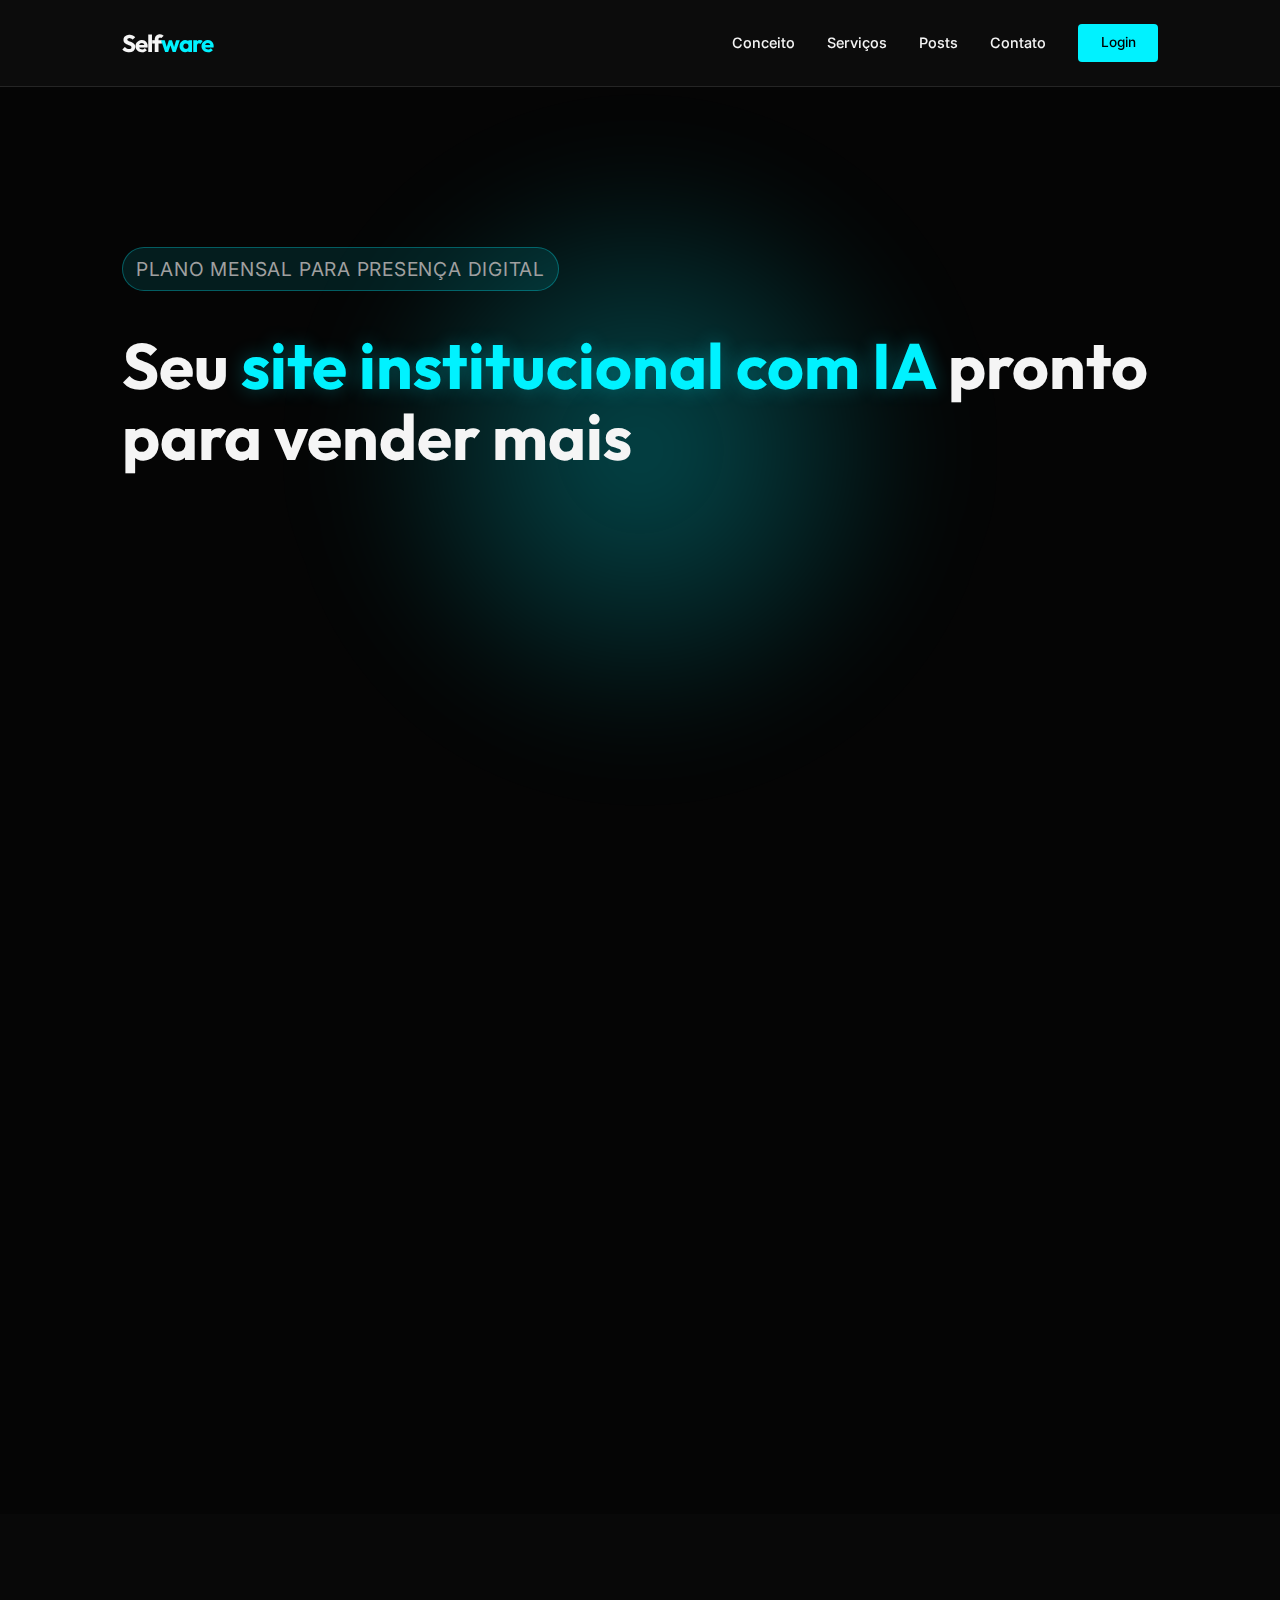
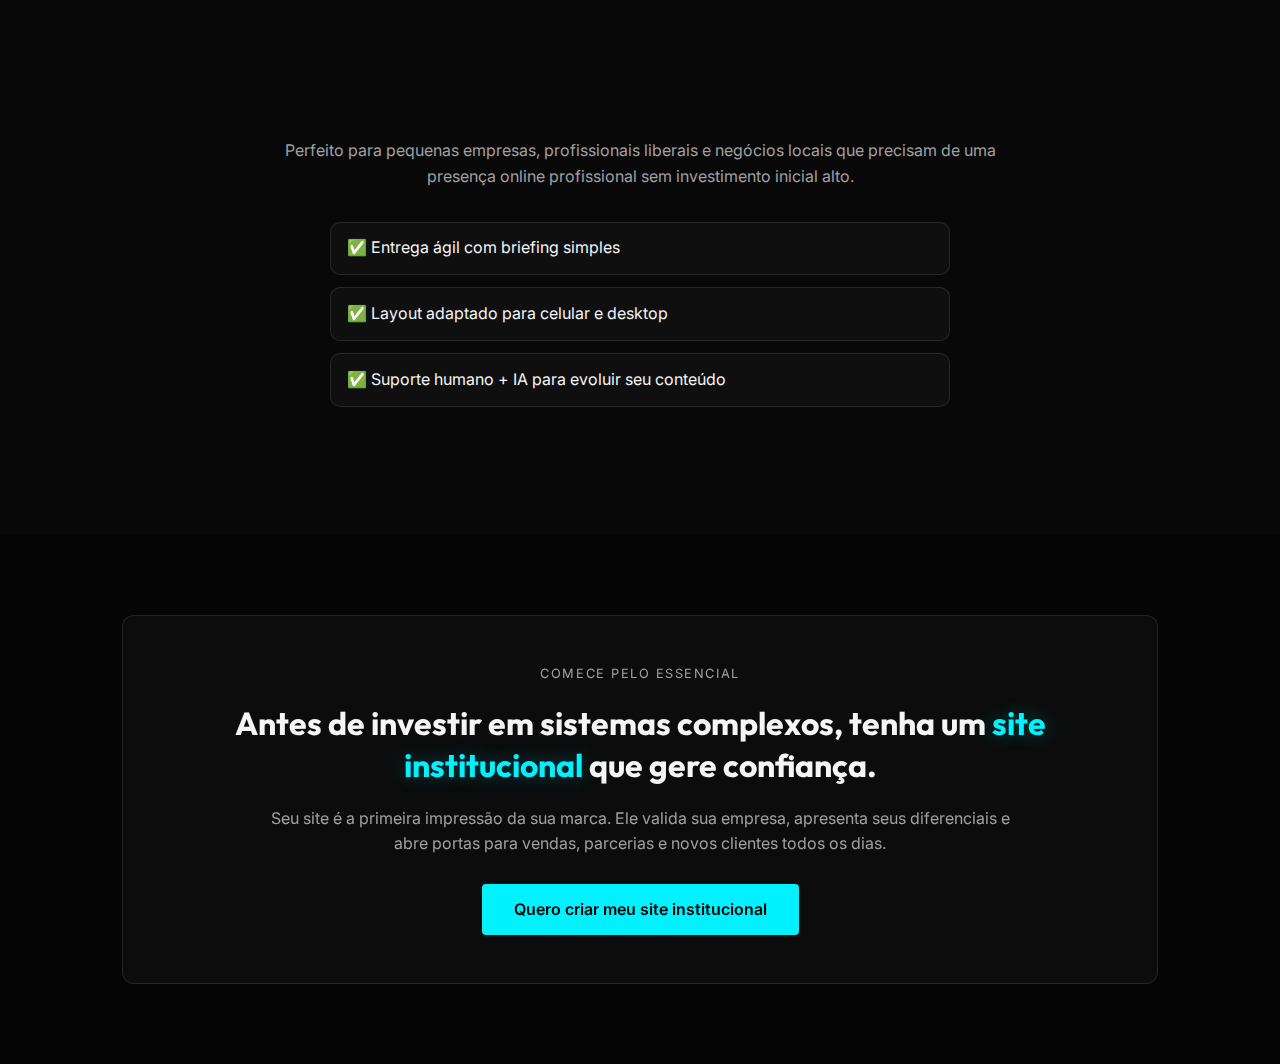
<file: criar-sites-instituiconias.html>
<!DOCTYPE html>
<html lang="pt-BR">

<head>
    <meta charset="UTF-8">
    <meta name="viewport" content="width=device-width, initial-scale=1.0">
    <title>Sites Institucionais por IA | R$ 29,90/mês</title>
    <meta name="description"
        content="Landing page para venda de sites institucionais feitos por IA: hospedagem incluída, até 3 alterações por mês e suporte contínuo por R$ 29,90/mês.">
    <link rel="stylesheet" href="style.css">
    <link rel="preconnect" href="https://fonts.googleapis.com">
    <link rel="preconnect" href="https://fonts.gstatic.com" crossorigin>
    <link
        href="https://fonts.googleapis.com/css2?family=Inter:wght@300;400;600;800&family=Outfit:wght@400;700&display=swap"
        rel="stylesheet">
    <script src="/header.js"></script>
</head>

<body class="dark-theme">
    <header-main></header-main>

    <header class="hero landing-hero">
        <div class="hero-glow"></div>
        <div class="container">
            <p class="tagline fade-in">Plano mensal para presença digital</p>
            <h1 class="fade-in">Seu <span>site institucional com IA</span> pronto para vender mais</h1>
            <div class="container landing-hero-content">
                <div class="landing-hero-copy">
                    <p class="fade-in-delayed">Nós criamos, publicamos e mantemos seu site com visual profissional, rapidez e
                        suporte contínuo. Você foca no seu negócio e a Selfware cuida do resto.</p>
                    <div class="hero-actions fade-in-delayed">
                        <a href="https://buy.stripe.com/00w00j5HbfTTckF3sn1kA05" target="_blank" class="btn btn-primary">Quero meu site agora</a>
                        <a href="#plano" class="btn btn-outline">Ver detalhes do plano</a>
                    </div>
                </div>
                <div class="price-highlight glass fade-in-delayed landing-price-highlight">
                    <small>Oferta de lançamento</small>
                    <p><span>De R$ 199,90</span> por</p>
                    <strong>R$ 29,90</strong>
                    <small>/ mês</small>
                </div>
            </div>
        </div>
    </header>

    <main>
        <section id="plano" class="section">
            <div class="container">
                <h2 class="section-title center">Tudo o que você precisa em <span>um único plano</span></h2>
                <div class="services-grid">
                    <article class="service-card glass">
                        <h3>Site institucional feito por IA</h3>
                        <p>Estrutura moderna com foco em credibilidade, conversão e carregamento rápido em qualquer
                            dispositivo.</p>
                    </article>
                    <article class="service-card glass">
                        <h3>Até 3 alterações por mês</h3>
                        <p>Atualize textos, imagens e seções sempre que necessário para manter seu site alinhado ao seu
                            momento comercial.</p>
                    </article>
                    <article class="service-card glass">
                        <h3>Hospedagem incluída</h3>
                        <p>Não se preocupe com configurações técnicas: cuidamos da publicação, estabilidade e monitoramento
                            do site.</p>
                    </article>
                </div>
            </div>
        </section>

        <section class="section bg-alt-dark">
            <div class="container center">
                <h2 class="section-title">Ideal para quem quer <span>começar rápido</span></h2>
                <p class="landing-description">Perfeito para pequenas empresas, profissionais liberais e negócios locais
                    que precisam de uma presença online profissional sem investimento inicial alto.</p>
                <ul class="landing-checks">
                    <li>✅ Entrega ágil com briefing simples</li>
                    <li>✅ Layout adaptado para celular e desktop</li>
                    <li>✅ Suporte humano + IA para evoluir seu conteúdo</li>
                </ul>
            </div>
        </section>

        <section class="section cta-institutional">
            <div class="container">
                <div class="cta-card glass">
                    <p class="cta-eyebrow">Comece pelo essencial</p>
                    <h2>Antes de investir em sistemas complexos, tenha um <span>site institucional</span> que gere confiança.</h2>
                    <p>Seu site é a primeira impressão da sua marca. Ele valida sua empresa, apresenta seus diferenciais e abre portas para vendas, parcerias e novos clientes todos os dias.</p>
                    <a href="https://buy.stripe.com/00w00j5HbfTTckF3sn1kA05" target="_blank" class="btn btn-primary">Quero criar meu site institucional</a>
                </div>
            </div>
        </section>

    </main>

    <footer-main></footer-main>
    <script src="/main.js"></script>
</body>

</html>
</file>
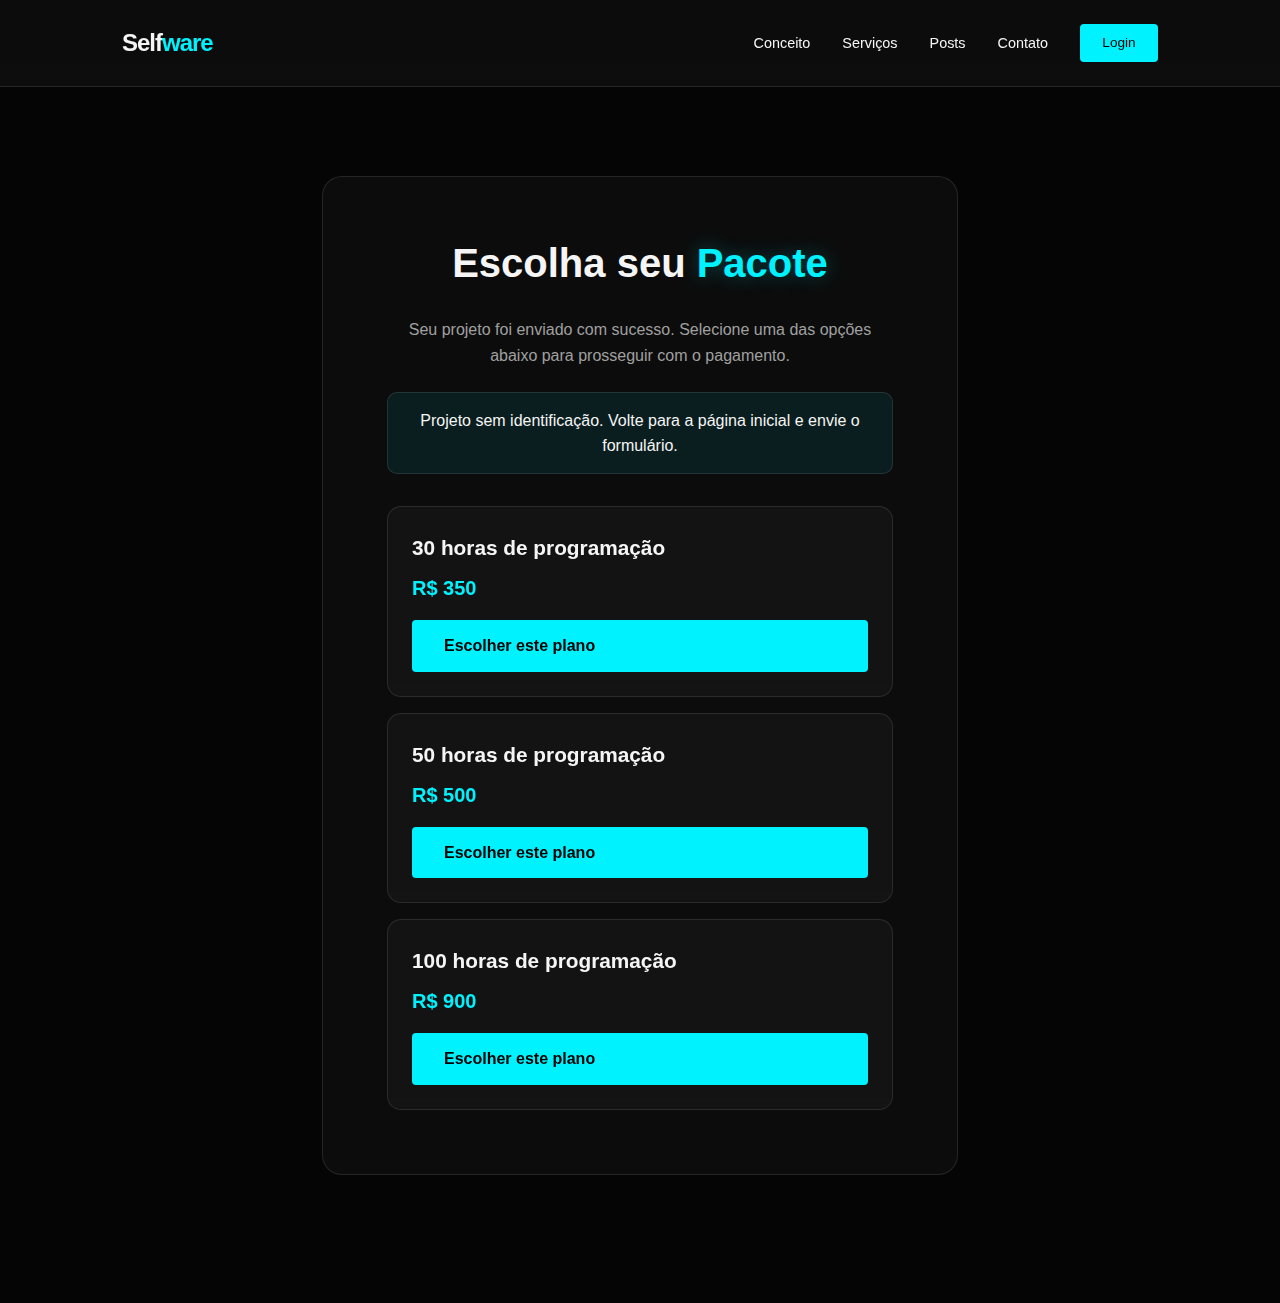
<file: pagamentos.html>
<!DOCTYPE html>
<html lang="pt-BR">

<head>
    <meta charset="UTF-8">
    <meta name="viewport" content="width=device-width, initial-scale=1.0">
    <title>Selfware | Pagamentos</title>
    <meta name="description" content="Escolha um pacote de horas para o seu projeto na Selfware.">
    <link rel="stylesheet" href="style.css">
    <script src="/header.js"></script>
</head>

<body class="dark-theme">
    <header-main></header-main>

    <main>
        <section class="section payment-section">
            <div class="container narrow">
                <div class="glass-form-container">
                    <h1 class="section-title center">Escolha seu <span>Pacote</span></h1>
                    <p class="center payment-subtitle">Seu projeto foi enviado com sucesso. Selecione uma das opções abaixo para prosseguir com o pagamento.</p>
                    <div id="project-reference" class="project-reference" aria-live="polite"></div>

                    <div class="payment-options" role="list" aria-label="Opções de pagamento">
                        <article class="payment-card glass" role="listitem">
                            <h2>30 horas de programação</h2>
                            <p class="payment-price">R$ 350</p>
                            <a href="https://buy.stripe.com/aFabJ10mR8rrdoJ7ID1kA07" target="_blank" class="btn btn-primary full-width">Escolher este plano</a>
                        </article>

                        <article class="payment-card glass" role="listitem">
                            <h2>50 horas de programação</h2>
                            <p class="payment-price">R$ 500</p>
                            <a href="https://buy.stripe.com/9B600j7Pj4bbfwRbYT1kA08" target="_blank" class="btn btn-primary full-width">Escolher este plano</a>
                        </article>

                        <article class="payment-card glass" role="listitem">
                            <h2>100 horas de programação</h2>
                            <p class="payment-price">R$ 900</p>
                            <a href="https://buy.stripe.com/4gMaEX5Hb6jj0BX9QL1kA0a" target="_blank" class="btn btn-primary full-width">Escolher este plano</a>
                        </article>
                    </div>
                </div>
            </div>
        </section>
    </main>

    <footer-main></footer-main>
    <script>
        const projectReference = document.getElementById('project-reference');
        if (projectReference) {
            const projectId = new URLSearchParams(window.location.search).get('projectId');
            projectReference.textContent = projectId
                ? `Projeto #${projectId} criado com sucesso.`
                : 'Projeto sem identificação. Volte para a página inicial e envie o formulário.';
        }
    </script>
</body>

</html>
</file>
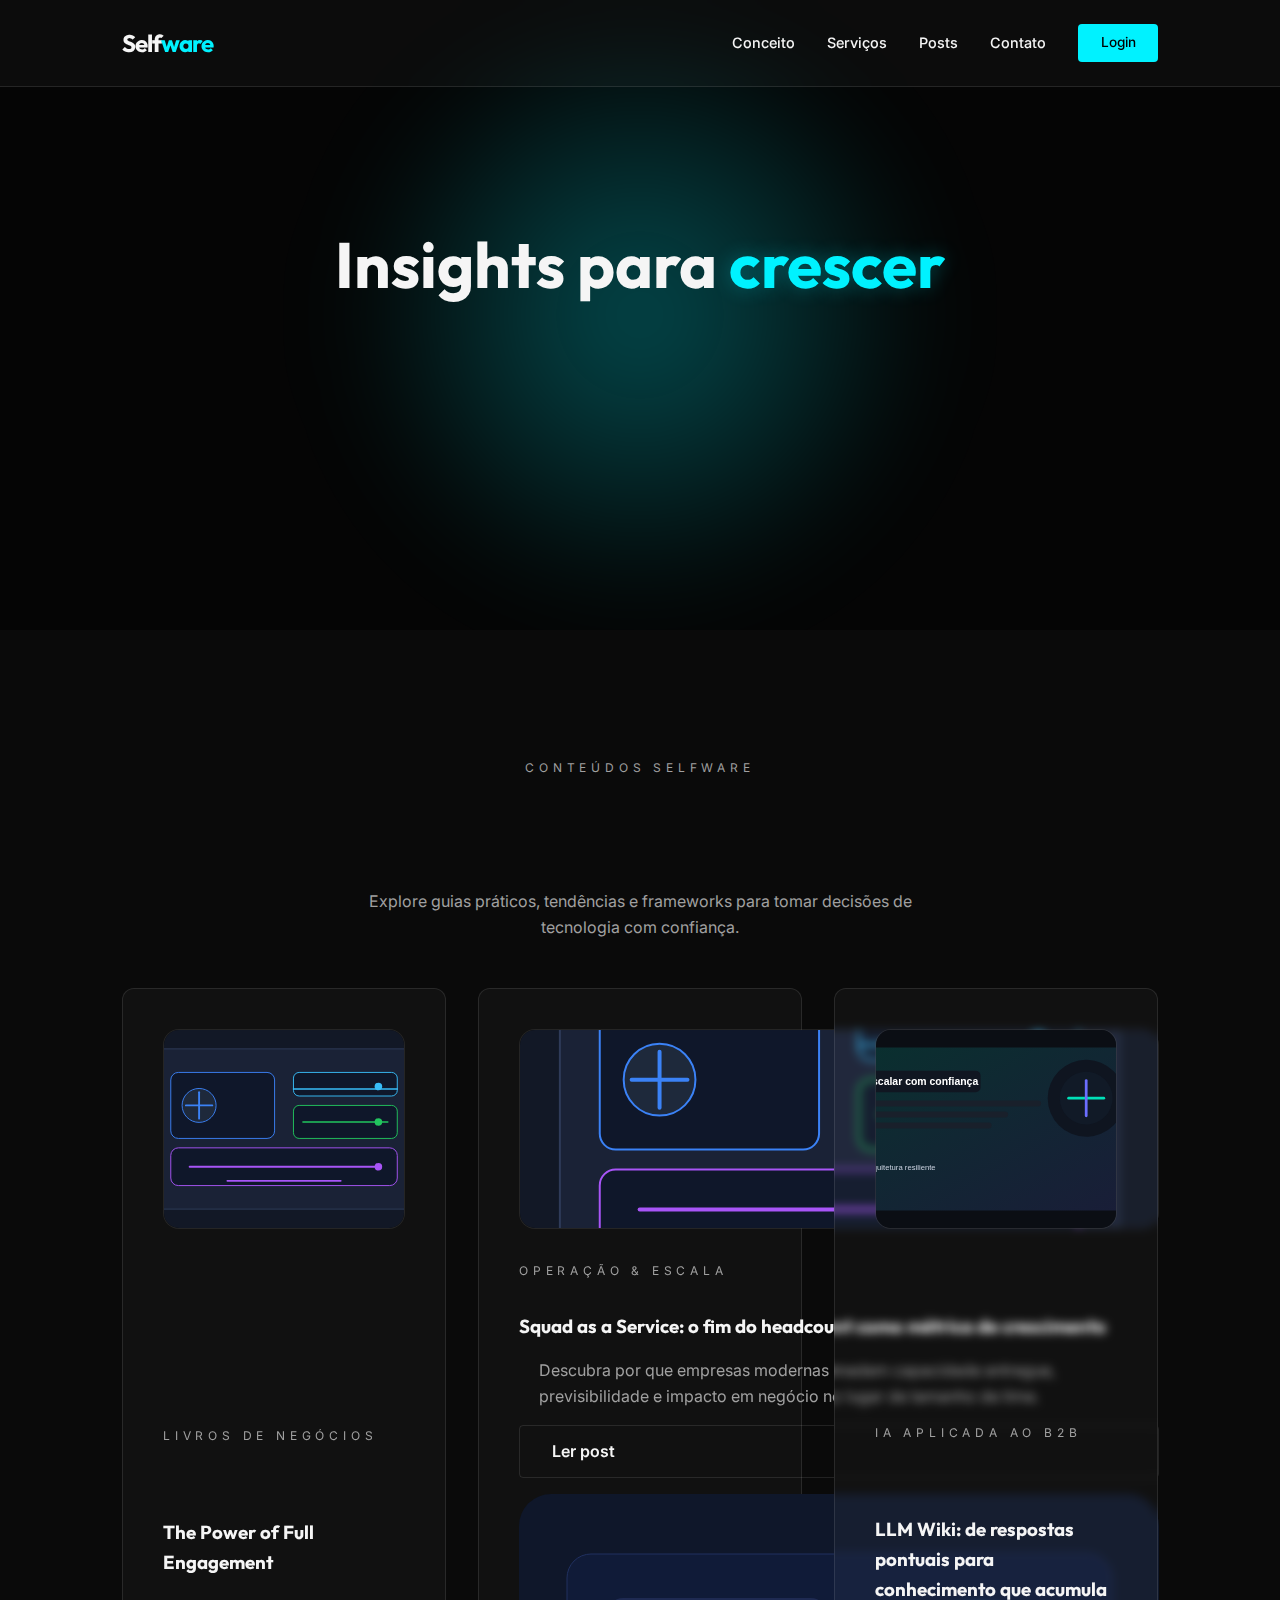
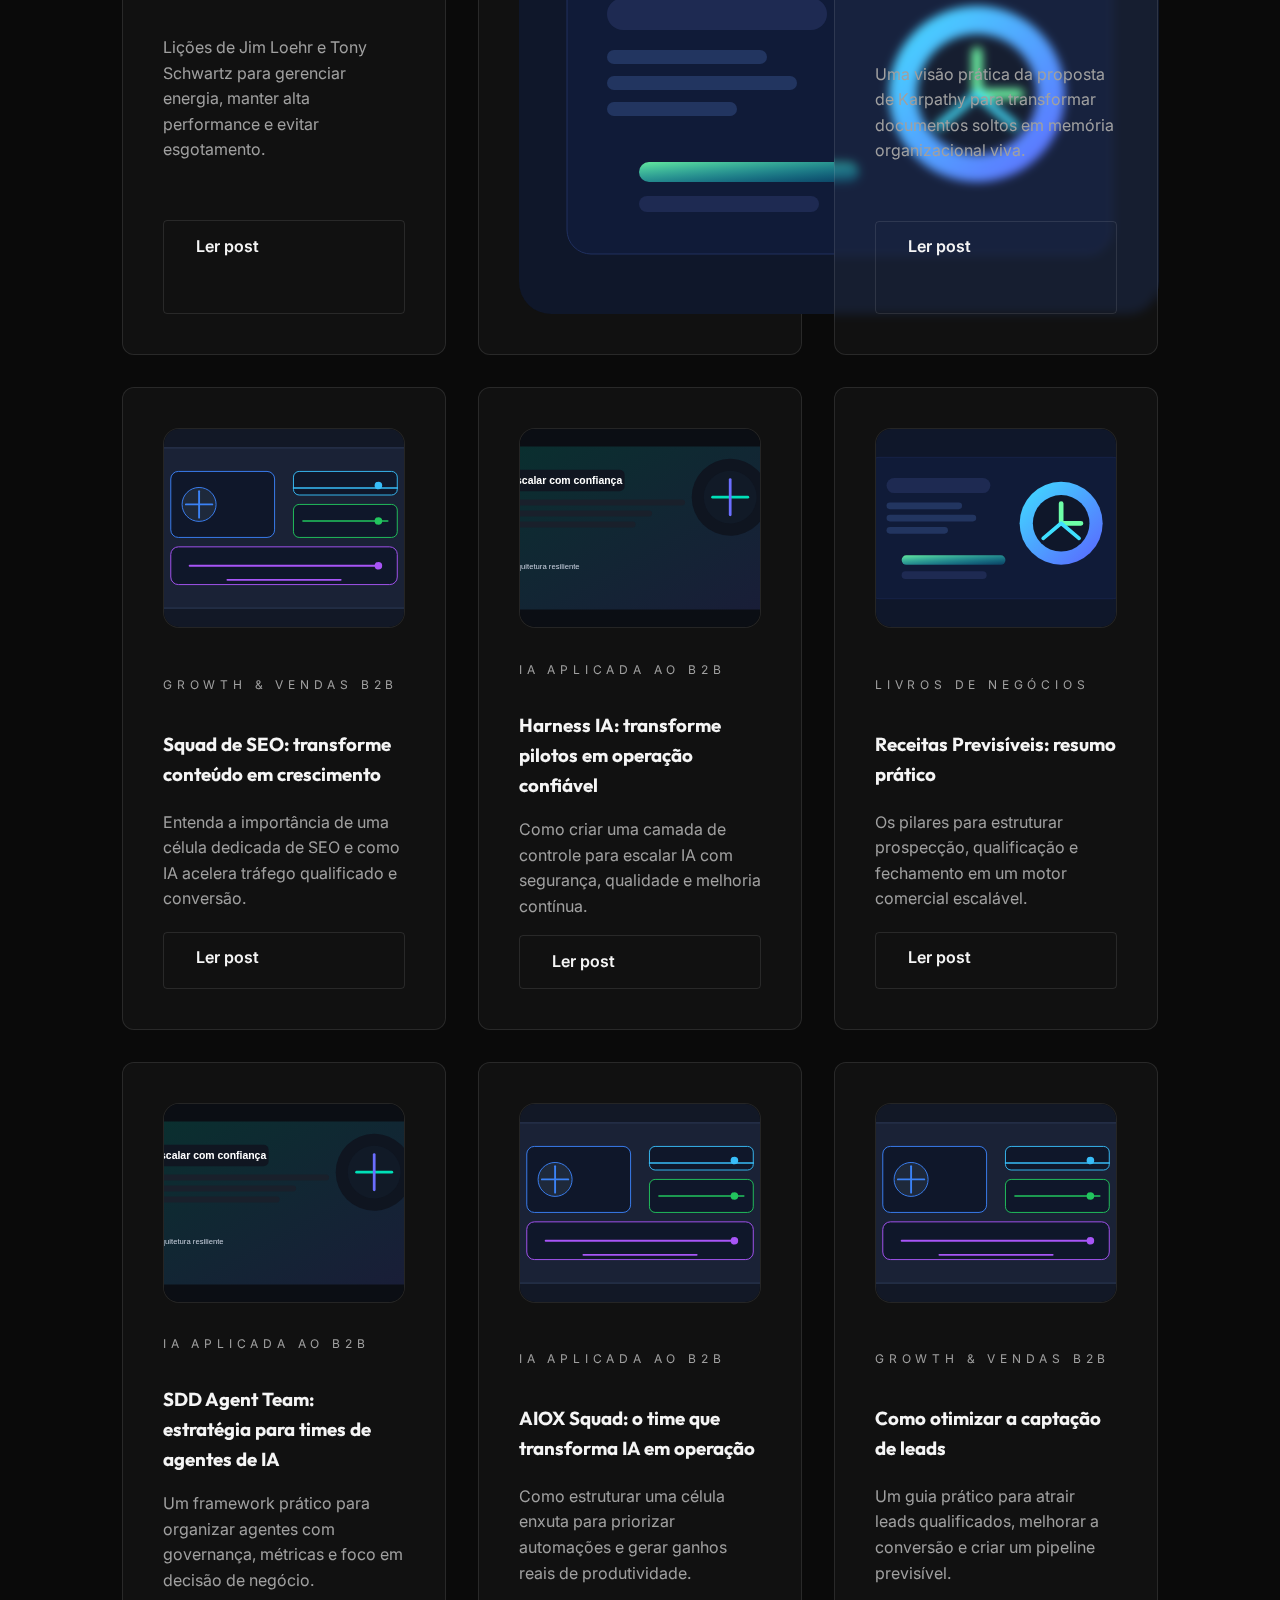
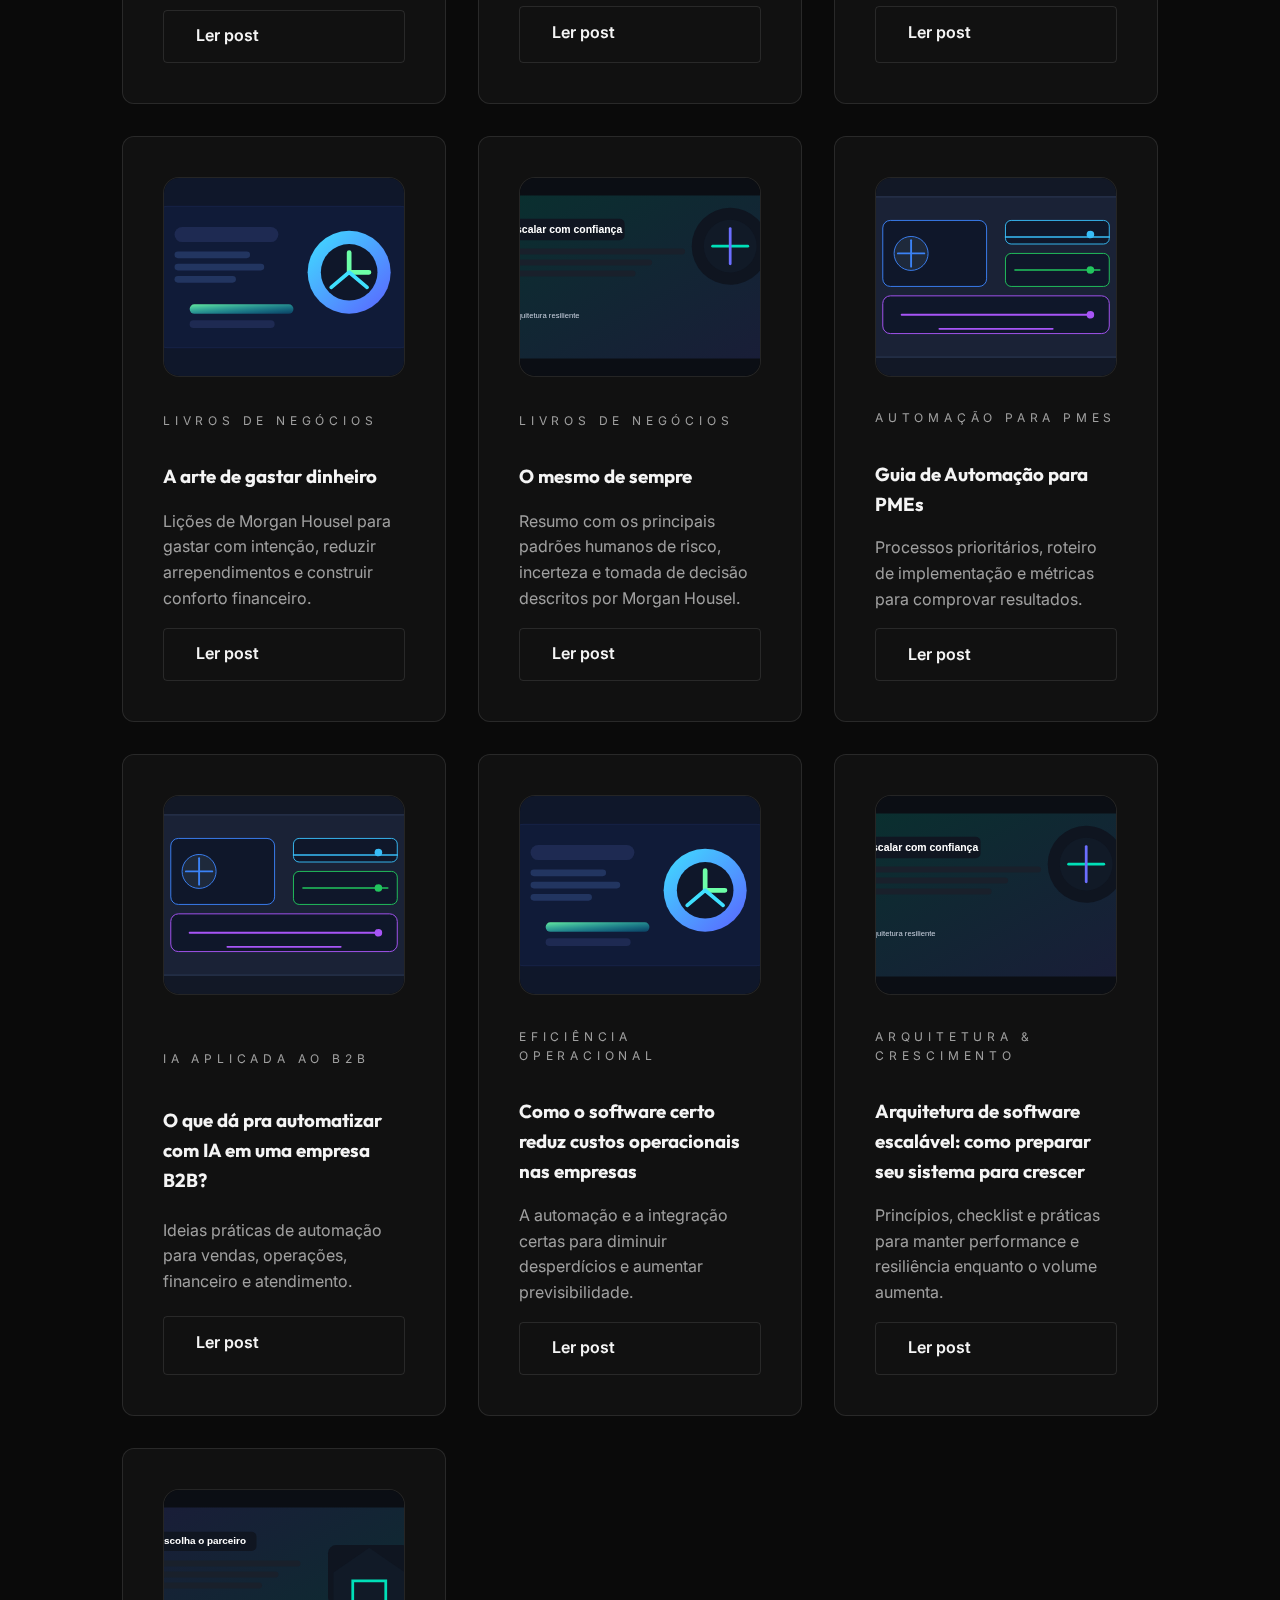
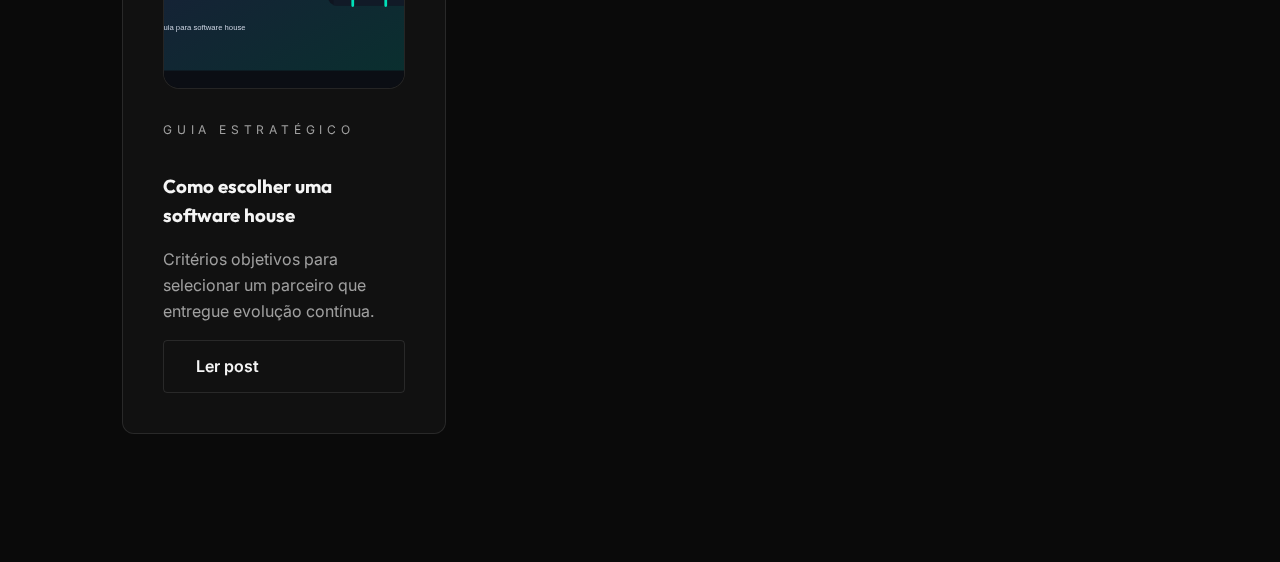
<file: post.html>
<!DOCTYPE html>
<html lang="pt-BR">

<head>
    <meta charset="UTF-8">
    <meta name="viewport" content="width=device-width, initial-scale=1.0">
    <title>Selfware | Posts</title>
    <meta name="description" content="Listagem de conteúdos Selfware sobre estratégia, produto e arquitetura.">
    <link rel="stylesheet" href="style.css">
    <link rel="preconnect" href="https://fonts.googleapis.com">
    <link rel="preconnect" href="https://fonts.gstatic.com" crossorigin>
    <link
        href="https://fonts.googleapis.com/css2?family=Inter:wght@300;400;600;800&family=Outfit:wght@400;700&display=swap"
        rel="stylesheet">
    <script src="/header.js"></script>
</head>

<body class="dark-theme">

    <header-main></header-main>

    <header class="hero2">
        <div class="hero2-glow"></div>
        <div class="container">
            <h1 class="fade-in">Insights para <span>crescer</span></h1>
            <p class="fade-in-delayed">Curadoria de conteúdos sobre arquitetura, produto e estratégia para escalar
                negócios digitais.</p>
            <div class="hero2-actions fade-in-delayed">
                <a href="index.html#contact" class="btn btn-primary">Agendar Conversa</a>
                <a href="index.html" class="btn btn-outline">Voltar para o site</a>
            </div>
        </div>
    </header>

    <main>
        <section class="section bg-alt">
            <div class="container">
                <div class="post-header center">
                    <p class="post-tag">Conteúdos Selfware</p>
                    <h2 class="section-title">Todos os posts</h2>
                    <p class="post-subtitle">Explore guias práticos, tendências e frameworks para tomar decisões de
                        tecnologia com confiança.</p>
                </div>
                <div class="post-listing-grid">
                  
                    <article class="post-item glass">
                        <div class="post-cover">
                            <img src="media/post-ia-automacao.svg" alt="Ilustração sobre Squad as a Service e crescimento orientado por performance">
                        </div>
                        <div class="post-info">
                            <p class="post-tag">Livros de Negócios</p>
                            <h3>The Power of Full Engagement</h3>
                            <p class="post-subtitle">Lições de Jim Loehr e Tony Schwartz para gerenciar energia, manter alta performance e evitar esgotamento.</p>
                            <a class="btn btn-outline" href="post/the-power-of-full-engagement.html">Ler post</a>
                        </div>
                    </article>

                    <article class="post-item glass">
                        <div class="post-cover">
                            <img src="media/post-ia-automacao.svg" alt="Ilustração sobre Squad as a Service e crescimento orientado por performance">
                        </div>
                        <div class="post-info">
                            <p class="post-tag">Operação &amp; Escala</p>
                            <h3>Squad as a Service: o fim do headcount como métrica de crescimento</h3>
                            <p class="post-subtitle">Descubra por que empresas modernas medem capacidade entregue, previsibilidade e impacto em negócio no lugar de tamanho de time.</p>
                            <a class="btn btn-outline" href="post/squad-as-a-service-headcount.html">Ler post</a>
                            <img src="media/post-costs.svg" alt="Ilustração sobre gestão de energia e alta performance sustentável">
                        </div>
                    </article>
                    
                    <article class="post-item glass">
                        <div class="post-cover">
                            <img src="media/post-architecture.svg" alt="Ilustração sobre LLM Wiki e base de conhecimento com IA">
                        </div>
                        <div class="post-info">
                            <p class="post-tag">IA aplicada ao B2B</p>
                            <h3>LLM Wiki: de respostas pontuais para conhecimento que acumula</h3>
                            <p class="post-subtitle">Uma visão prática da proposta de Karpathy para transformar documentos soltos em memória organizacional viva.</p>
                            <a class="btn btn-outline" href="post/llm-wiki.html">Ler post</a>
                        </div>
                    </article>
                  
                    <article class="post-item glass">
                        <div class="post-cover">
                            <img src="media/post-ia-automacao.svg" alt="Ilustração sobre estratégia e operação de Squad de SEO">
                        </div>
                        <div class="post-info">
                            <p class="post-tag">Growth &amp; Vendas B2B</p>
                            <h3>Squad de SEO: transforme conteúdo em crescimento</h3>
                            <p class="post-subtitle">Entenda a importância de uma célula dedicada de SEO e como IA acelera tráfego qualificado e conversão.</p>
                            <a class="btn btn-outline" href="post/squad-seo-ia.html">Ler post</a>
                        </div>
                    </article>

                    <article class="post-item glass">
                        <div class="post-cover">
                            <img src="media/post-architecture.svg" alt="Ilustração sobre governança e operação de IA com Harness IA">
                        </div>
                        <div class="post-info">
                            <p class="post-tag">IA aplicada ao B2B</p>
                            <h3>Harness IA: transforme pilotos em operação confiável</h3>
                            <p class="post-subtitle">Como criar uma camada de controle para escalar IA com segurança, qualidade e melhoria contínua.</p>
                            <a class="btn btn-outline" href="post/harness-ia.html">Ler post</a>
                        </div>
                    </article>
                    
                    <article class="post-item glass">
                        <div class="post-cover">
                            <img src="media/post-costs.svg" alt="Ilustração sobre previsibilidade de receitas e processo de vendas">
                        </div>
                        <div class="post-info">
                            <p class="post-tag">Livros de Negócios</p>
                            <h3>Receitas Previsíveis: resumo prático</h3>
                            <p class="post-subtitle">Os pilares para estruturar prospecção, qualificação e fechamento em um motor comercial escalável.</p>
                            <a class="btn btn-outline" href="post/receitas-previsiveis.html">Ler post</a>
                        </div>
                    </article>
                    <article class="post-item glass">
                        <div class="post-cover">
                            <img src="media/post-architecture.svg" alt="Ilustração sobre estratégia de agentes de IA">
                        </div>
                        <div class="post-info">
                            <p class="post-tag">IA aplicada ao B2B</p>
                            <h3>SDD Agent Team: estratégia para times de agentes de IA</h3>
                            <p class="post-subtitle">Um framework prático para organizar agentes com governança, métricas e foco em decisão de negócio.</p>
                            <a class="btn btn-outline" href="post/sdd-agent-team.html">Ler post</a>
                        </div>
                    </article>
                    <article class="post-item glass">
                        <div class="post-cover">
                            <img src="media/post-ia-automacao.svg" alt="Ilustração sobre squad de IA e operações">
                        </div>
                        <div class="post-info">
                            <p class="post-tag">IA aplicada ao B2B</p>
                            <h3>AIOX Squad: o time que transforma IA em operação</h3>
                            <p class="post-subtitle">Como estruturar uma célula enxuta para priorizar automações e gerar ganhos reais de produtividade.</p>
                            <a class="btn btn-outline" href="post/aiox-squad.html">Ler post</a>
                        </div>
                    </article>
                    <article class="post-item glass">
                        <div class="post-cover">
                            <img src="media/post-ia-automacao.svg" alt="Ilustração sobre funil de captação de leads">
                        </div>
                        <div class="post-info">
                            <p class="post-tag">Growth &amp; Vendas B2B</p>
                            <h3>Como otimizar a captação de leads</h3>
                            <p class="post-subtitle">Um guia prático para atrair leads qualificados, melhorar a conversão e criar um pipeline previsível.</p>
                            <a class="btn btn-outline" href="post/como-otimizar-captacao-de-leads.html">Ler post</a>
                        </div>
                    </article>
                    <article class="post-item glass">
                        <div class="post-cover">
                            <img src="media/post-costs.svg" alt="Ilustração sobre decisões financeiras e consumo consciente">
                        </div>
                        <div class="post-info">
                            <p class="post-tag">Livros de Negócios</p>
                            <h3>A arte de gastar dinheiro</h3>
                            <p class="post-subtitle">Lições de Morgan Housel para gastar com intenção, reduzir arrependimentos e construir conforto financeiro.</p>
                            <a class="btn btn-outline" href="post/a-arte-de-gastar-dinheiro.html">Ler post</a>
                        </div>
                    </article>
                    <article class="post-item glass">
                        <div class="post-cover">
                            <img src="media/post-architecture.svg" alt="Ilustração sobre padrões recorrentes em comportamento e risco">
                        </div>
                        <div class="post-info">
                            <p class="post-tag">Livros de Negócios</p>
                            <h3>O mesmo de sempre</h3>
                            <p class="post-subtitle">Resumo com os principais padrões humanos de risco, incerteza e tomada de decisão descritos por Morgan Housel.</p>
                            <a class="btn btn-outline" href="post/o-mesmo-de-sempre.html">Ler post</a>
                        </div>
                    </article>
                    <article class="post-item glass">
                        <div class="post-cover">
                            <img src="media/post-ia-automacao.svg" alt="Ilustração sobre automação para PMEs">
                        </div>
                        <div class="post-info">
                            <p class="post-tag">Automação para PMEs</p>
                            <h3>Guia de Automação para PMEs</h3>
                            <p class="post-subtitle">Processos prioritários, roteiro de implementação e métricas para
                                comprovar resultados.</p>
                            <a class="btn btn-outline" href="post/guia-automacao-para-pmes.html">Ler post</a>
                        </div>
                    </article>
                    <article class="post-item glass">
                        <div class="post-cover">
                            <img src="media/post-ia-automacao.svg"
                                alt="Ilustração sobre automações com IA em empresas B2B">
                        </div>
                        <div class="post-info">
                            <p class="post-tag">IA aplicada ao B2B</p>
                            <h3>O que dá pra automatizar com IA em uma empresa B2B?</h3>
                            <p class="post-subtitle">Ideias práticas de automação para vendas, operações, financeiro e
                                atendimento.</p>
                            <a class="btn btn-outline" href="post/o-que-da-para-automatizar-com-ia-em-uma-empresa-b2b.html">Ler post</a>
                        </div>
                    </article>
                    <article class="post-item glass">
                        <div class="post-cover">
                            <img src="media/post-costs.svg"
                                alt="Ilustração sobre redução de custos operacionais com software">
                        </div>
                        <div class="post-info">
                            <p class="post-tag">Eficiência Operacional</p>
                            <h3>Como o software certo reduz custos operacionais nas empresas</h3>
                            <p class="post-subtitle">A automação e a integração certas para diminuir desperdícios e
                                aumentar previsibilidade.</p>
                            <a class="btn btn-outline" href="post/como-software-reduz-custos-operacionais.html">Ler post</a>
                        </div>
                    </article>
                    <article class="post-item glass">
                        <div class="post-cover">
                            <img src="media/post-architecture.svg"
                                alt="Ilustração abstrata sobre arquitetura de software escalável">
                        </div>
                        <div class="post-info">
                            <p class="post-tag">Arquitetura &amp; Crescimento</p>
                            <h3>Arquitetura de software escalável: como preparar seu sistema para crescer</h3>
                            <p class="post-subtitle">Princípios, checklist e práticas para manter performance e
                                resiliência enquanto o volume aumenta.</p>
                            <a class="btn btn-outline" href="post/arquitetura-software-escalavel.html">Ler post</a>
                        </div>
                    </article>
                    <article class="post-item glass">
                        <div class="post-cover">
                            <img src="media/post-software-house.svg"
                                alt="Ilustração sobre parceria estratégica com software house">
                        </div>
                        <div class="post-info">
                            <p class="post-tag">Guia Estratégico</p>
                            <h3>Como escolher uma software house</h3>
                            <p class="post-subtitle">Critérios objetivos para selecionar um parceiro que entregue
                                evolução contínua.</p>
                            <a class="btn btn-outline" href="post/como-escolher-uma-software-house.html">Ler post</a>
                        </div>
                    </article>
                </div>
            </div>
        </section>
    </main>

    <footer-main></footer-main>
    <script src="/main.js"></script>
</body>

</html>
</file>
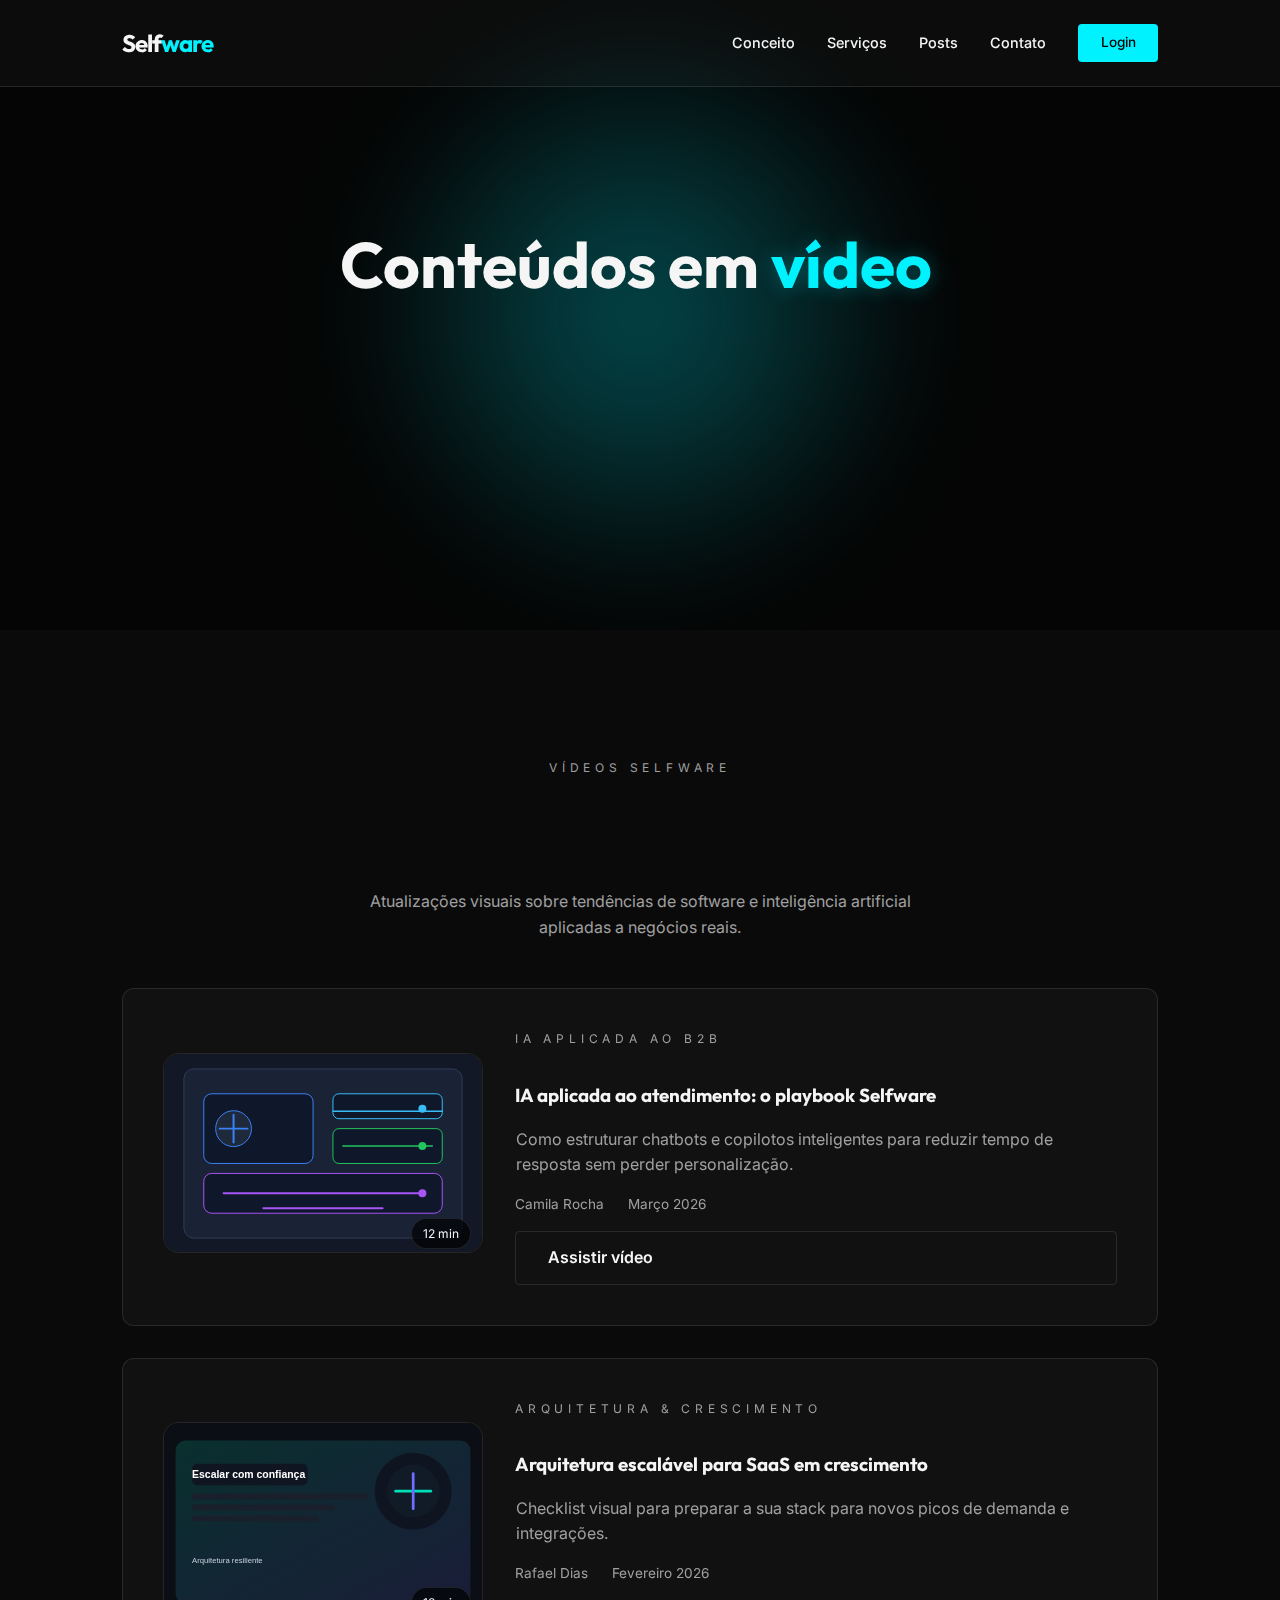
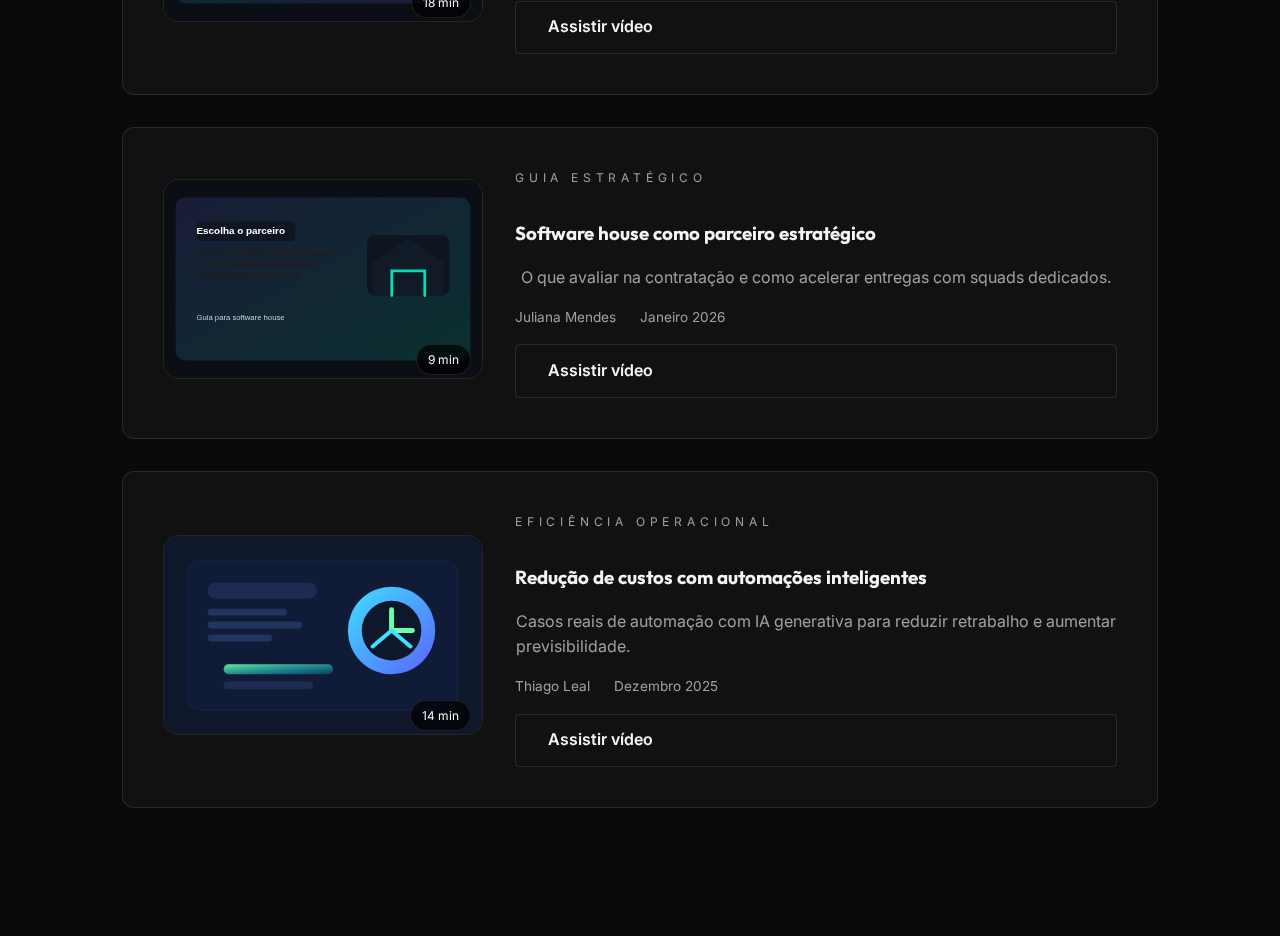
<file: videos.html>
<!DOCTYPE html>
<html lang="pt-BR">

<head>
    <meta charset="UTF-8">
    <meta name="viewport" content="width=device-width, initial-scale=1.0">
    <title>Selfware | Vídeos</title>
    <meta name="description" content="Assista aos vídeos Selfware sobre produto, IA e estratégia digital.">
    <link rel="stylesheet" href="style.css">
    <link rel="preconnect" href="https://fonts.googleapis.com">
    <link rel="preconnect" href="https://fonts.gstatic.com" crossorigin>
    <link
        href="https://fonts.googleapis.com/css2?family=Inter:wght@300;400;600;800&family=Outfit:wght@400;700&display=swap"
        rel="stylesheet">
    <script src="/header.js"></script>
</head>

<body class="dark-theme">

    <header-main></header-main>

    <header class="hero2">
        <div class="hero2-glow"></div>
        <div class="container">
            <h1 class="fade-in">Conteúdos em <span>vídeo</span></h1>
            <p class="fade-in-delayed">Explore aulas rápidas, entrevistas e demonstrações sobre IA, produto e
                arquitetura.</p>
            <div class="hero2-actions fade-in-delayed">
                <a href="index.html#contact" class="btn btn-primary">Agendar Conversa</a>
                <a href="index.html" class="btn btn-outline">Voltar para o site</a>
            </div>
        </div>
    </header>

    <main>
        <section class="section bg-alt">
            <div class="container">
                <div class="post-header center">
                    <p class="post-tag">Vídeos Selfware</p>
                    <h2 class="section-title">Biblioteca completa</h2>
                    <p class="post-subtitle">Atualizações visuais sobre tendências de software e inteligência
                        artificial aplicadas a negócios reais.</p>
                </div>
                <div class="video-list" id="video-list">
                    <p class="video-status">Carregando vídeos...</p>
                </div>
            </div>
        </section>
    </main>

    <footer-main></footer-main>
    <script src="/main.js"></script>
    <script src="/videos.js"></script>
</body>

</html>
</file>
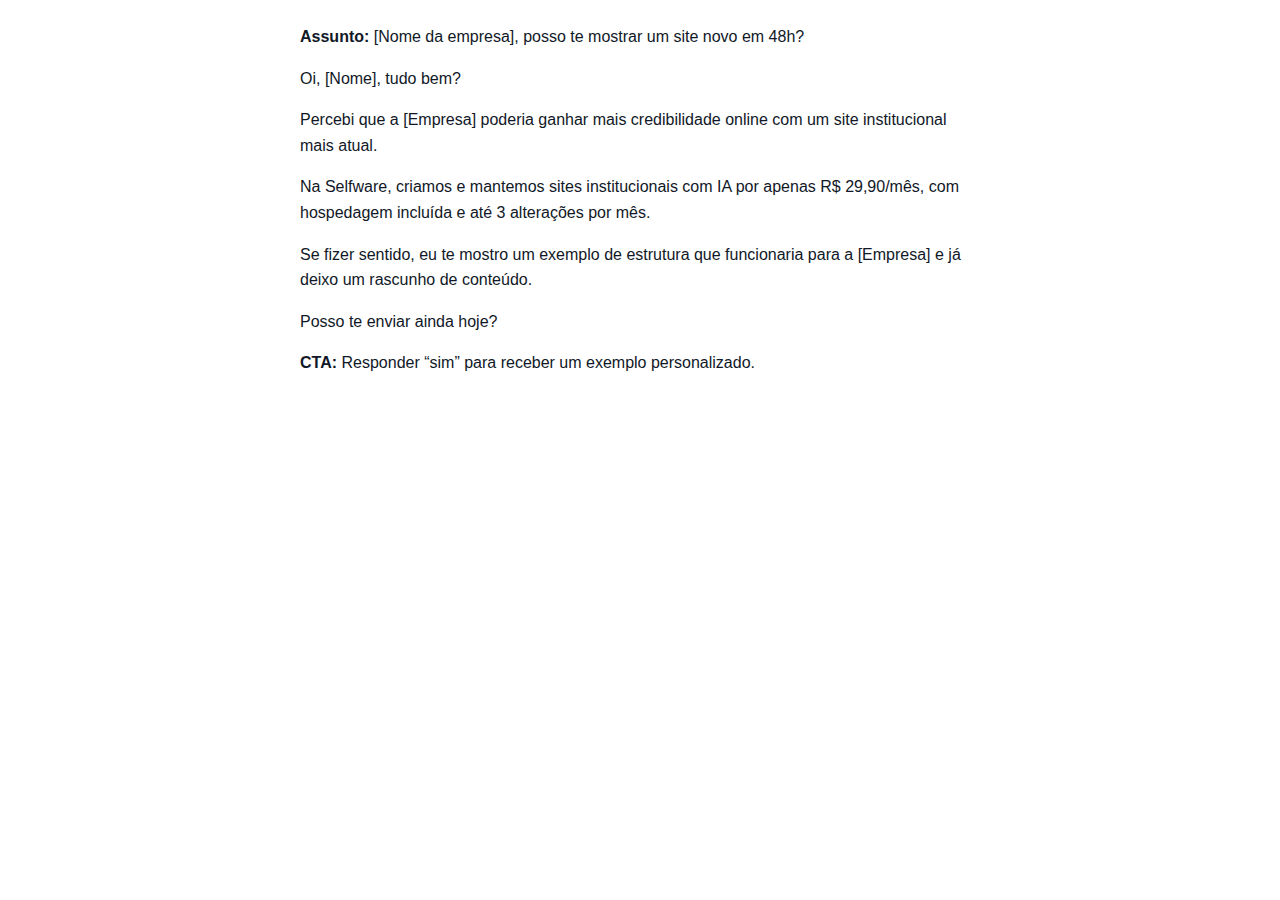
<file: email/promover-sites-instituiconias-01-abertura.html>
<!DOCTYPE html>
<html lang="pt-BR">

<head>
    <meta charset="UTF-8">
    <meta name="viewport" content="width=device-width, initial-scale=1.0">
    <title>Email 1 | Abertura direta</title>
</head>

<body style="font-family: Arial, sans-serif; max-width: 680px; margin: 24px auto; line-height: 1.6; color: #111827;">
    <p><strong>Assunto:</strong> [Nome da empresa], posso te mostrar um site novo em 48h?</p>

    <p>Oi, [Nome], tudo bem?</p>
    <p>Percebi que a [Empresa] poderia ganhar mais credibilidade online com um site institucional mais atual.</p>
    <p>Na Selfware, criamos e mantemos sites institucionais com IA por apenas R$ 29,90/mês, com hospedagem incluída e
        até 3 alterações por mês.</p>
    <p>Se fizer sentido, eu te mostro um exemplo de estrutura que funcionaria para a [Empresa] e já deixo um rascunho
        de conteúdo.</p>
    <p>Posso te enviar ainda hoje?</p>

    <p><strong>CTA:</strong> Responder “sim” para receber um exemplo personalizado.</p>
</body>

</html>
</file>
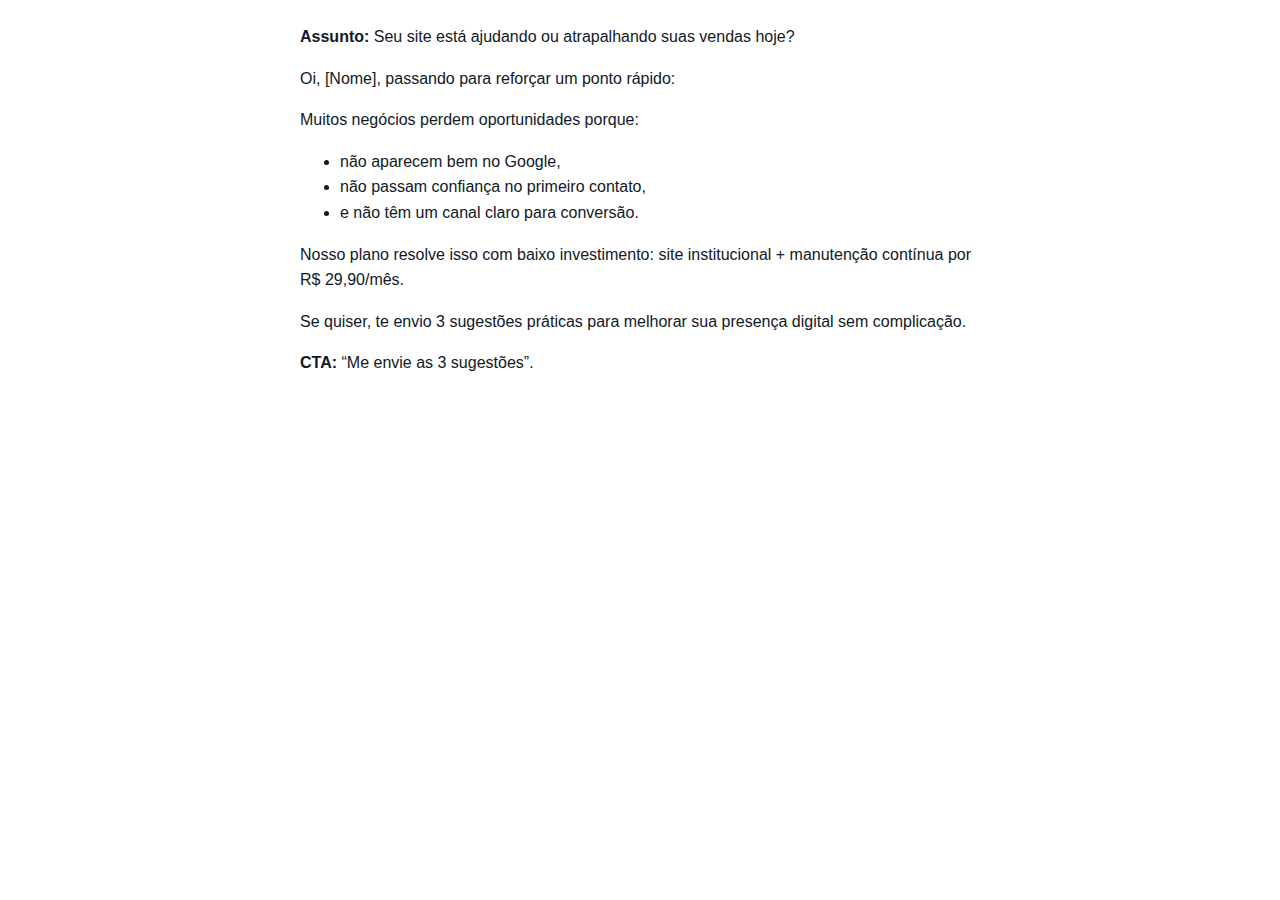
<file: email/promover-sites-instituiconias-02-dor-oportunidade.html>
<!DOCTYPE html>
<html lang="pt-BR">

<head>
    <meta charset="UTF-8">
    <meta name="viewport" content="width=device-width, initial-scale=1.0">
    <title>Email 2 | Dor + oportunidade</title>
</head>

<body style="font-family: Arial, sans-serif; max-width: 680px; margin: 24px auto; line-height: 1.6; color: #111827;">
    <p><strong>Assunto:</strong> Seu site está ajudando ou atrapalhando suas vendas hoje?</p>

    <p>Oi, [Nome], passando para reforçar um ponto rápido:</p>
    <p>Muitos negócios perdem oportunidades porque:</p>
    <ul>
        <li>não aparecem bem no Google,</li>
        <li>não passam confiança no primeiro contato,</li>
        <li>e não têm um canal claro para conversão.</li>
    </ul>
    <p>Nosso plano resolve isso com baixo investimento: site institucional + manutenção contínua por R$ 29,90/mês.</p>
    <p>Se quiser, te envio 3 sugestões práticas para melhorar sua presença digital sem complicação.</p>

    <p><strong>CTA:</strong> “Me envie as 3 sugestões”.</p>
</body>

</html>
</file>
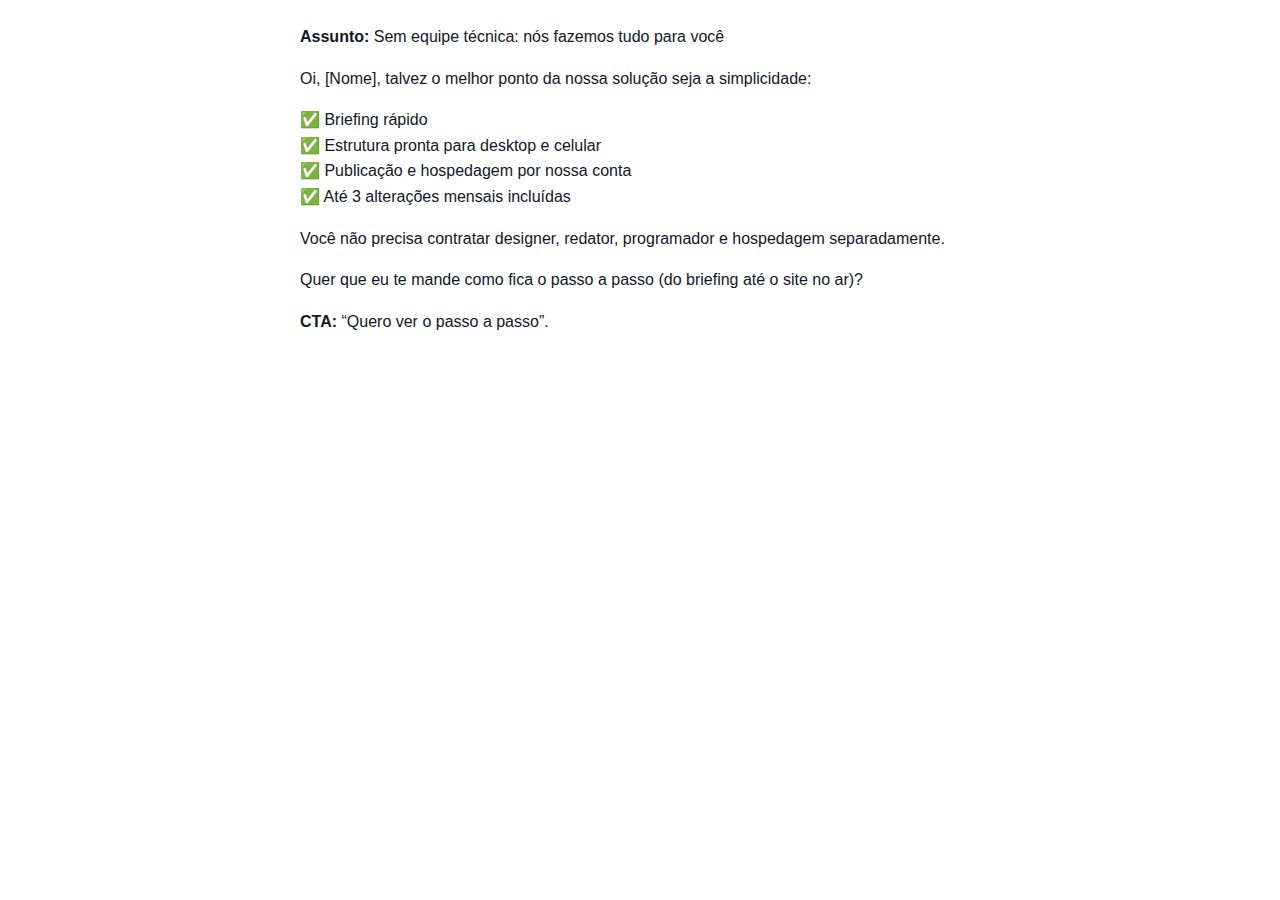
<file: email/promover-sites-instituiconias-03-simplicidade.html>
<!DOCTYPE html>
<html lang="pt-BR">

<head>
    <meta charset="UTF-8">
    <meta name="viewport" content="width=device-width, initial-scale=1.0">
    <title>Email 3 | Prova de simplicidade</title>
</head>

<body style="font-family: Arial, sans-serif; max-width: 680px; margin: 24px auto; line-height: 1.6; color: #111827;">
    <p><strong>Assunto:</strong> Sem equipe técnica: nós fazemos tudo para você</p>

    <p>Oi, [Nome], talvez o melhor ponto da nossa solução seja a simplicidade:</p>
    <p>✅ Briefing rápido<br>
        ✅ Estrutura pronta para desktop e celular<br>
        ✅ Publicação e hospedagem por nossa conta<br>
        ✅ Até 3 alterações mensais incluídas</p>
    <p>Você não precisa contratar designer, redator, programador e hospedagem separadamente.</p>
    <p>Quer que eu te mande como fica o passo a passo (do briefing até o site no ar)?</p>

    <p><strong>CTA:</strong> “Quero ver o passo a passo”.</p>
</body>

</html>
</file>
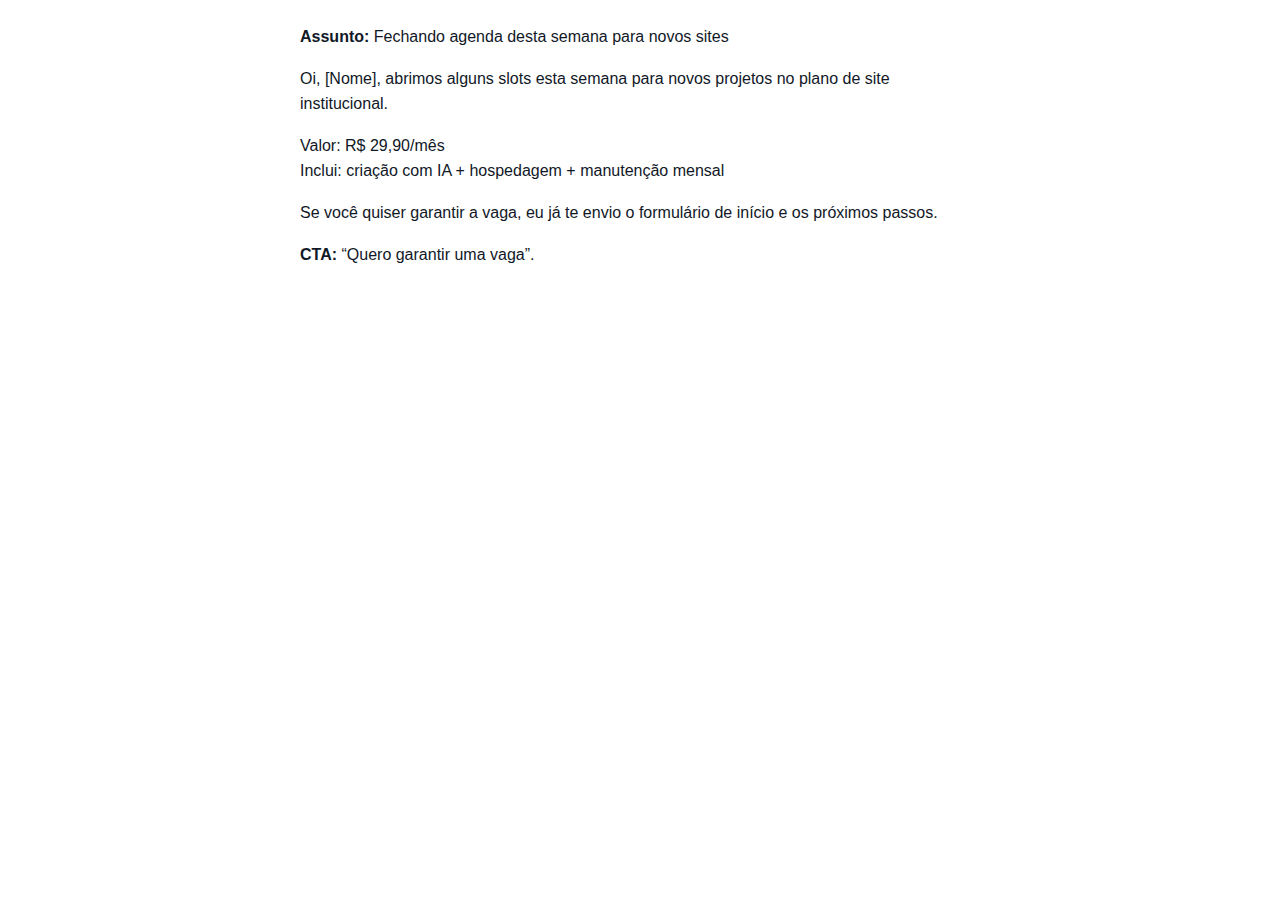
<file: email/promover-sites-instituiconias-04-oferta.html>
<!DOCTYPE html>
<html lang="pt-BR">

<head>
    <meta charset="UTF-8">
    <meta name="viewport" content="width=device-width, initial-scale=1.0">
    <title>Email 4 | Oferta objetiva</title>
</head>

<body style="font-family: Arial, sans-serif; max-width: 680px; margin: 24px auto; line-height: 1.6; color: #111827;">
    <p><strong>Assunto:</strong> Fechando agenda desta semana para novos sites</p>

    <p>Oi, [Nome], abrimos alguns slots esta semana para novos projetos no plano de site institucional.</p>
    <p>Valor: R$ 29,90/mês<br>
        Inclui: criação com IA + hospedagem + manutenção mensal</p>
    <p>Se você quiser garantir a vaga, eu já te envio o formulário de início e os próximos passos.</p>

    <p><strong>CTA:</strong> “Quero garantir uma vaga”.</p>
</body>

</html>
</file>
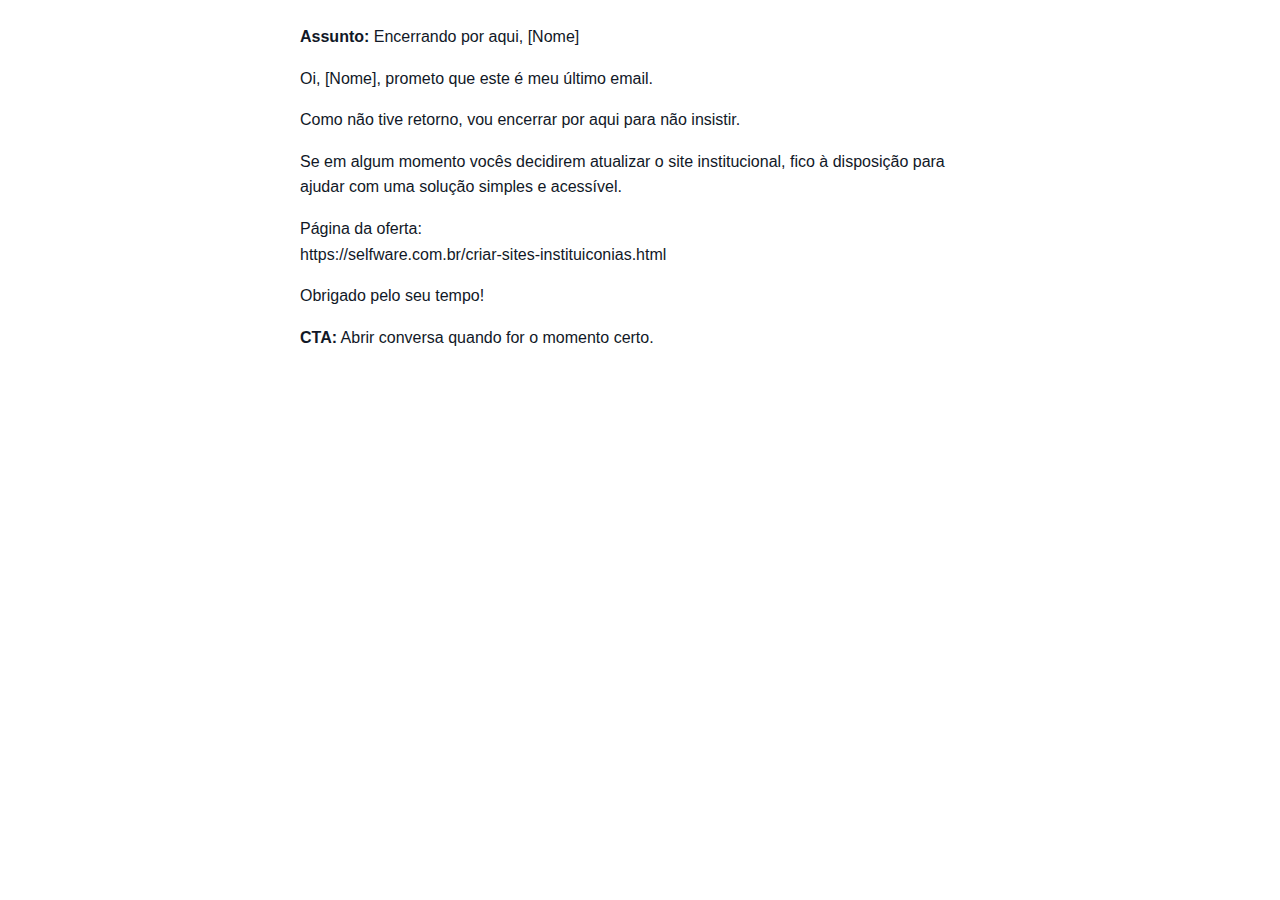
<file: email/promover-sites-instituiconias-05-breakup.html>
<!DOCTYPE html>
<html lang="pt-BR">

<head>
    <meta charset="UTF-8">
    <meta name="viewport" content="width=device-width, initial-scale=1.0">
    <title>Email 5 | Breakup elegante</title>
</head>

<body style="font-family: Arial, sans-serif; max-width: 680px; margin: 24px auto; line-height: 1.6; color: #111827;">
    <p><strong>Assunto:</strong> Encerrando por aqui, [Nome]</p>

    <p>Oi, [Nome], prometo que este é meu último email.</p>
    <p>Como não tive retorno, vou encerrar por aqui para não insistir.</p>
    <p>Se em algum momento vocês decidirem atualizar o site institucional, fico à disposição para ajudar com uma
        solução simples e acessível.</p>
    <p>Página da oferta:<br>
        https://selfware.com.br/criar-sites-instituiconias.html</p>
    <p>Obrigado pelo seu tempo!</p>

    <p><strong>CTA:</strong> Abrir conversa quando for o momento certo.</p>
</body>

</html>
</file>
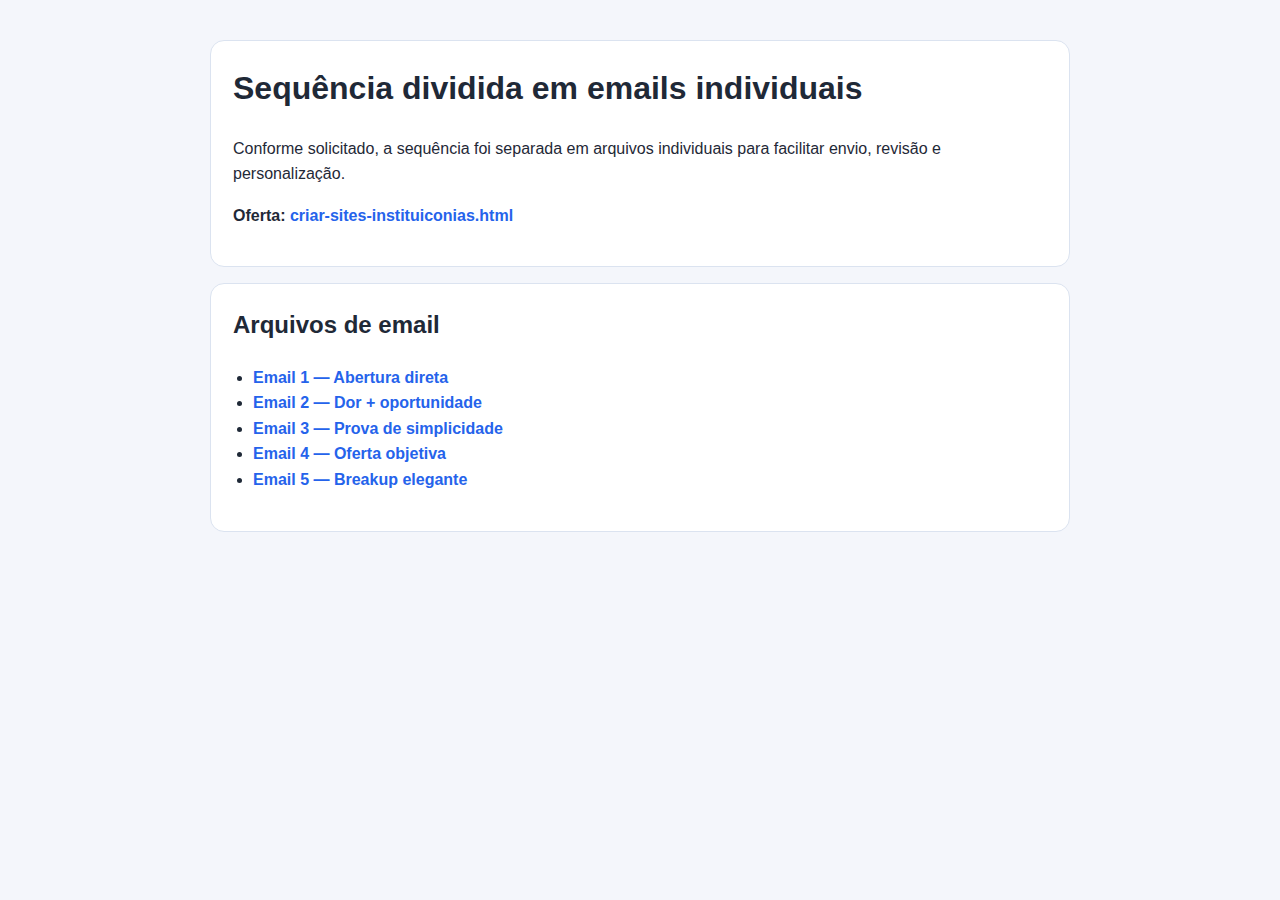
<file: email/promover-sites-instituiconias.html>
<!DOCTYPE html>
<html lang="pt-BR">

<head>
    <meta charset="UTF-8">
    <meta name="viewport" content="width=device-width, initial-scale=1.0">
    <title>Cold Emails Individuais | Sites Institucionais</title>
    <meta name="description" content="Índice com os arquivos individuais da sequência de cold email para promover sites institucionais.">
    <style>
        body {
            margin: 0;
            font-family: Inter, Arial, sans-serif;
            background: #f4f6fb;
            color: #1f2937;
            line-height: 1.6;
        }

        .container {
            width: min(860px, 92%);
            margin: 40px auto;
        }

        .card {
            background: #fff;
            border: 1px solid #dbe3f0;
            border-radius: 14px;
            padding: 22px;
            margin-bottom: 16px;
        }

        h1,
        h2 {
            margin-top: 0;
        }

        ul {
            padding-left: 20px;
        }

        a {
            color: #2563eb;
            font-weight: 700;
            text-decoration: none;
        }

        a:hover {
            text-decoration: underline;
        }
    </style>
</head>

<body>
    <main class="container">
        <section class="card">
            <h1>Sequência dividida em emails individuais</h1>
            <p>Conforme solicitado, a sequência foi separada em arquivos individuais para facilitar envio, revisão e
                personalização.</p>
            <p><strong>Oferta:</strong> <a href="../criar-sites-instituiconias.html">criar-sites-instituiconias.html</a></p>
        </section>

        <section class="card">
            <h2>Arquivos de email</h2>
            <ul>
                <li><a href="promover-sites-instituiconias-01-abertura.html">Email 1 — Abertura direta</a></li>
                <li><a href="promover-sites-instituiconias-02-dor-oportunidade.html">Email 2 — Dor + oportunidade</a></li>
                <li><a href="promover-sites-instituiconias-03-simplicidade.html">Email 3 — Prova de simplicidade</a></li>
                <li><a href="promover-sites-instituiconias-04-oferta.html">Email 4 — Oferta objetiva</a></li>
                <li><a href="promover-sites-instituiconias-05-breakup.html">Email 5 — Breakup elegante</a></li>
            </ul>
        </section>
    </main>
</body>

</html>
</file>
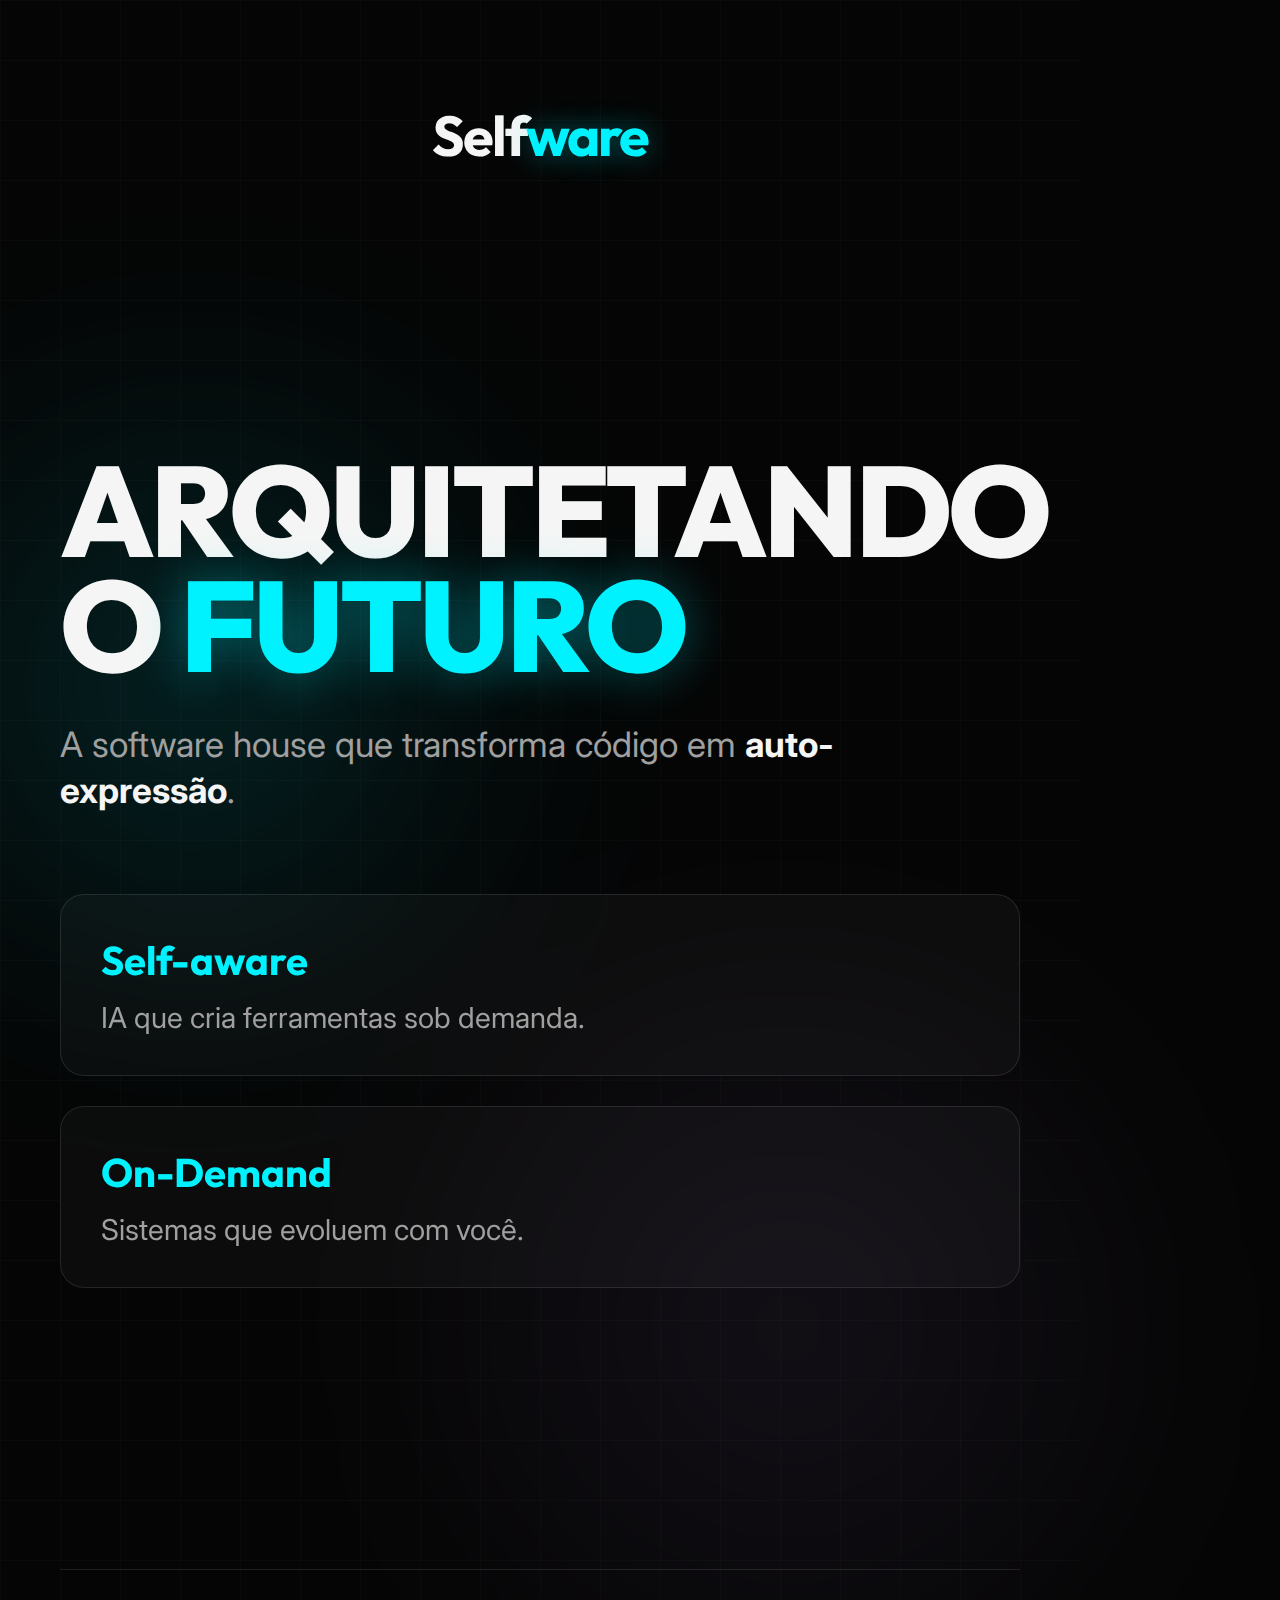
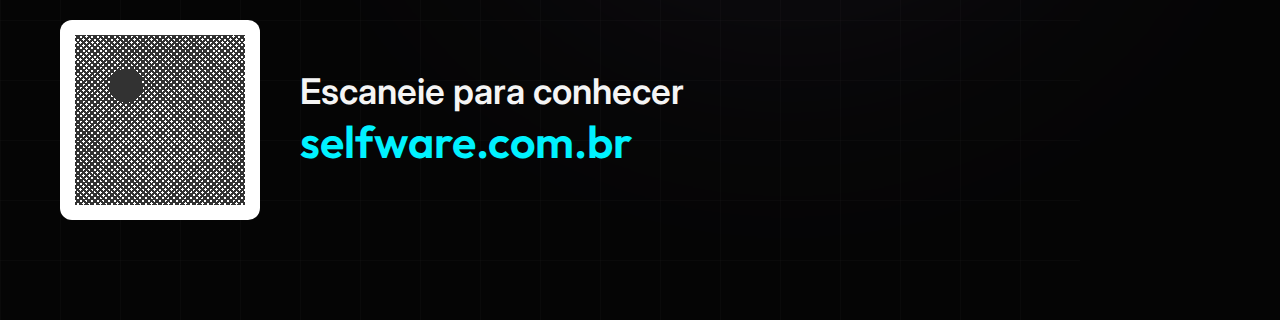
<file: media/ooh.html>
<!DOCTYPE html>
<html lang="pt-BR">
<head>
    <meta charset="UTF-8">
    <meta name="viewport" content="width=device-width, initial-scale=1.0">
    <title>Selfware OOH Media</title>
    <link rel="stylesheet" href="ooh.css">
    <link rel="preconnect" href="https://fonts.googleapis.com">
    <link rel="preconnect" href="https://fonts.gstatic.com" crossorigin>
    <link href="https://fonts.googleapis.com/css2?family=Inter:wght@300;400;600;800&family=Outfit:wght@400;700&display=swap" rel="stylesheet">
</head>
<body>
    <div class="ooh-container">
        <!-- Abstract Background Elements -->
        <div class="bg-glow bg-glow-1"></div>
        <div class="bg-glow bg-glow-2"></div>
        <div class="bg-grid"></div>

        <header class="header">
            <div class="logo">Self<span>ware</span></div>
        </header>

        <main class="content">
            <h1 class="headline">ARQUITETANDO O <span>FUTURO</span></h1>
            <p class="tagline">A software house que transforma código em <strong>auto-expressão</strong>.</p>
            
            <div class="concept-boxes">
                <div class="glass-box">
                    <h3>Self-aware</h3>
                    <p>IA que cria ferramentas sob demanda.</p>
                </div>
                <div class="glass-box">
                    <h3>On-Demand</h3>
                    <p>Sistemas que evoluem com você.</p>
                </div>
            </div>
        </main>

        <footer class="footer">
            <div class="cta-container">
                <div class="qr-placeholder">
                    <div class="qr-code-box">
                        <!-- Simulated QR Code -->
                        <div class="qr-inner"></div>
                    </div>
                </div>
                <div class="cta-text">
                    <p>Escaneie para conhecer</p>
                    <p class="url">selfware.com.br</p>
                </div>
            </div>
        </footer>
    </div>
</body>
</html>
</file>
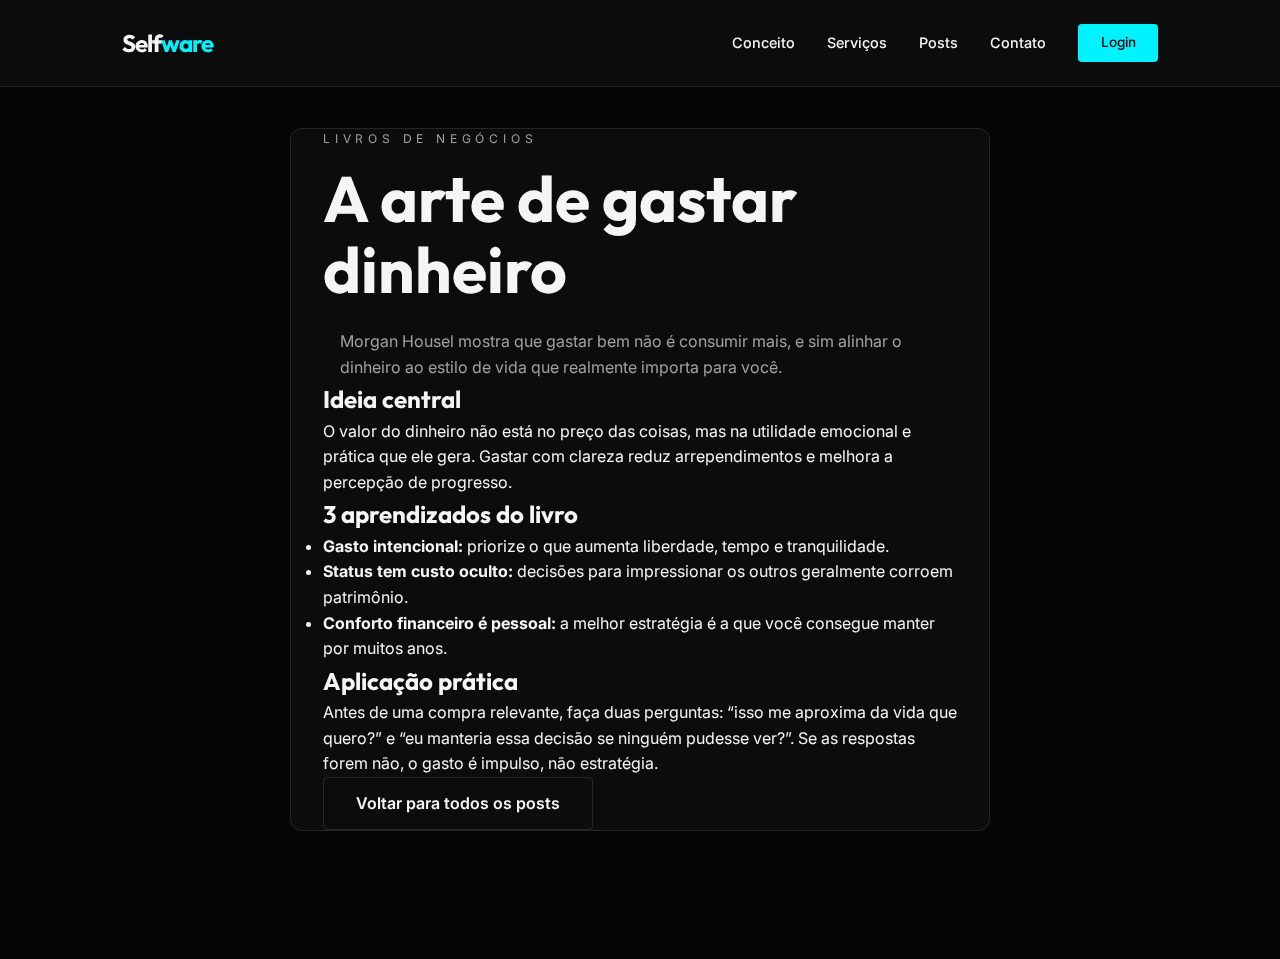
<file: post/a-arte-de-gastar-dinheiro.html>
<!DOCTYPE html>
<html lang="pt-BR">

<head>
    <meta charset="UTF-8">
    <meta name="viewport" content="width=device-width, initial-scale=1.0">
    <title>A arte de gastar dinheiro | Selfware</title>
    <meta name="description" content="Resumo do livro A arte de gastar dinheiro, de Morgan Housel, com ideias práticas para decisões financeiras melhores.">
    <link rel="stylesheet" href="../style.css">
    <link rel="preconnect" href="https://fonts.googleapis.com">
    <link rel="preconnect" href="https://fonts.gstatic.com" crossorigin>
    <link
        href="https://fonts.googleapis.com/css2?family=Inter:wght@300;400;600;800&family=Outfit:wght@400;700&display=swap"
        rel="stylesheet">
    <script src="/header.js"></script>
</head>

<body class="dark-theme">

    <header-main></header-main>

    <main>
        <article class="section">
            <div class="container narrow post-content glass">
                <p class="post-tag">Livros de Negócios</p>
                <h1>A arte de gastar dinheiro</h1>
                <p class="post-subtitle">Morgan Housel mostra que gastar bem não é consumir mais, e sim alinhar o dinheiro ao estilo de vida que realmente importa para você.</p>

                <h2>Ideia central</h2>
                <p>O valor do dinheiro não está no preço das coisas, mas na utilidade emocional e prática que ele gera. Gastar com clareza reduz arrependimentos e melhora a percepção de progresso.</p>

                <h2>3 aprendizados do livro</h2>
                <ul>
                    <li><strong>Gasto intencional:</strong> priorize o que aumenta liberdade, tempo e tranquilidade.</li>
                    <li><strong>Status tem custo oculto:</strong> decisões para impressionar os outros geralmente corroem patrimônio.</li>
                    <li><strong>Conforto financeiro é pessoal:</strong> a melhor estratégia é a que você consegue manter por muitos anos.</li>
                </ul>

                <h2>Aplicação prática</h2>
                <p>Antes de uma compra relevante, faça duas perguntas: “isso me aproxima da vida que quero?” e “eu manteria essa decisão se ninguém pudesse ver?”. Se as respostas forem não, o gasto é impulso, não estratégia.</p>

                <a class="btn btn-outline" href="../post.html">Voltar para todos os posts</a>
            </div>
        </article>
    </main>

    <footer-main></footer-main>
    <script src="/main.js"></script>
</body>

</html>
</file>
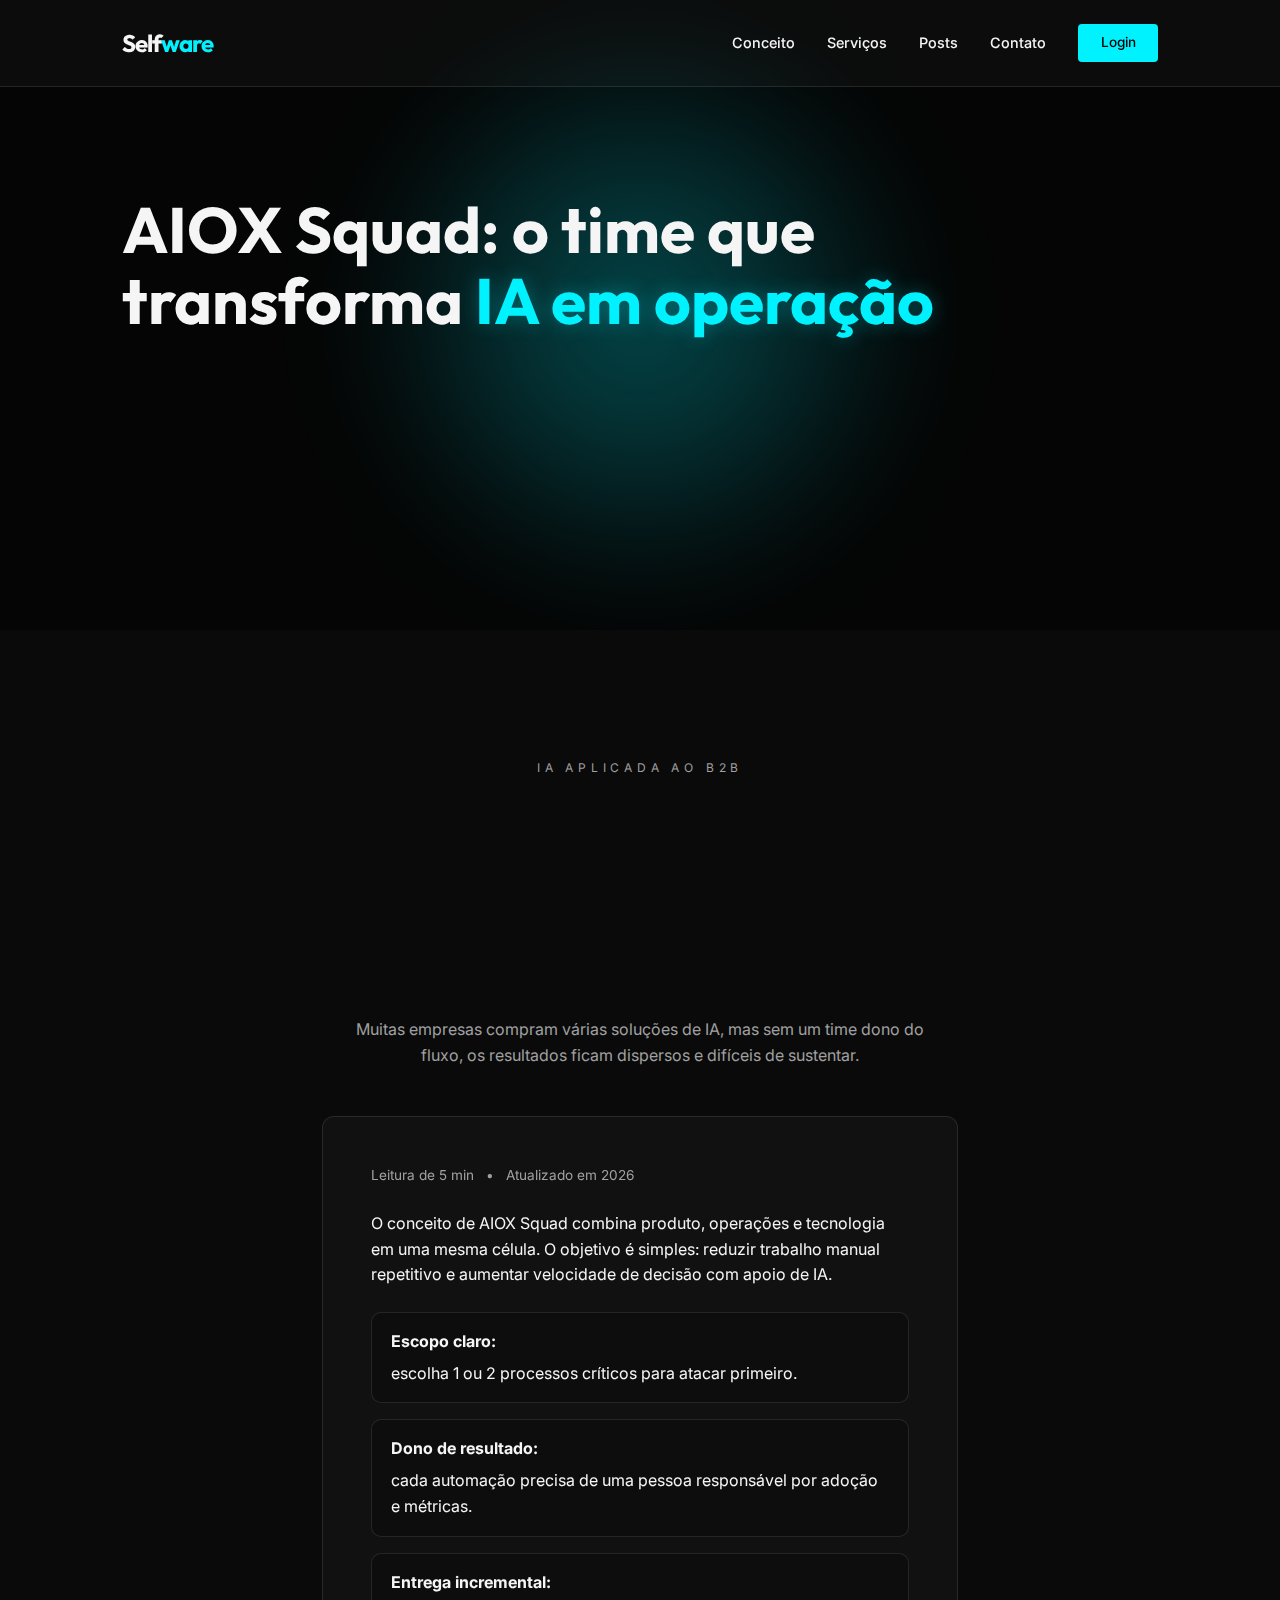
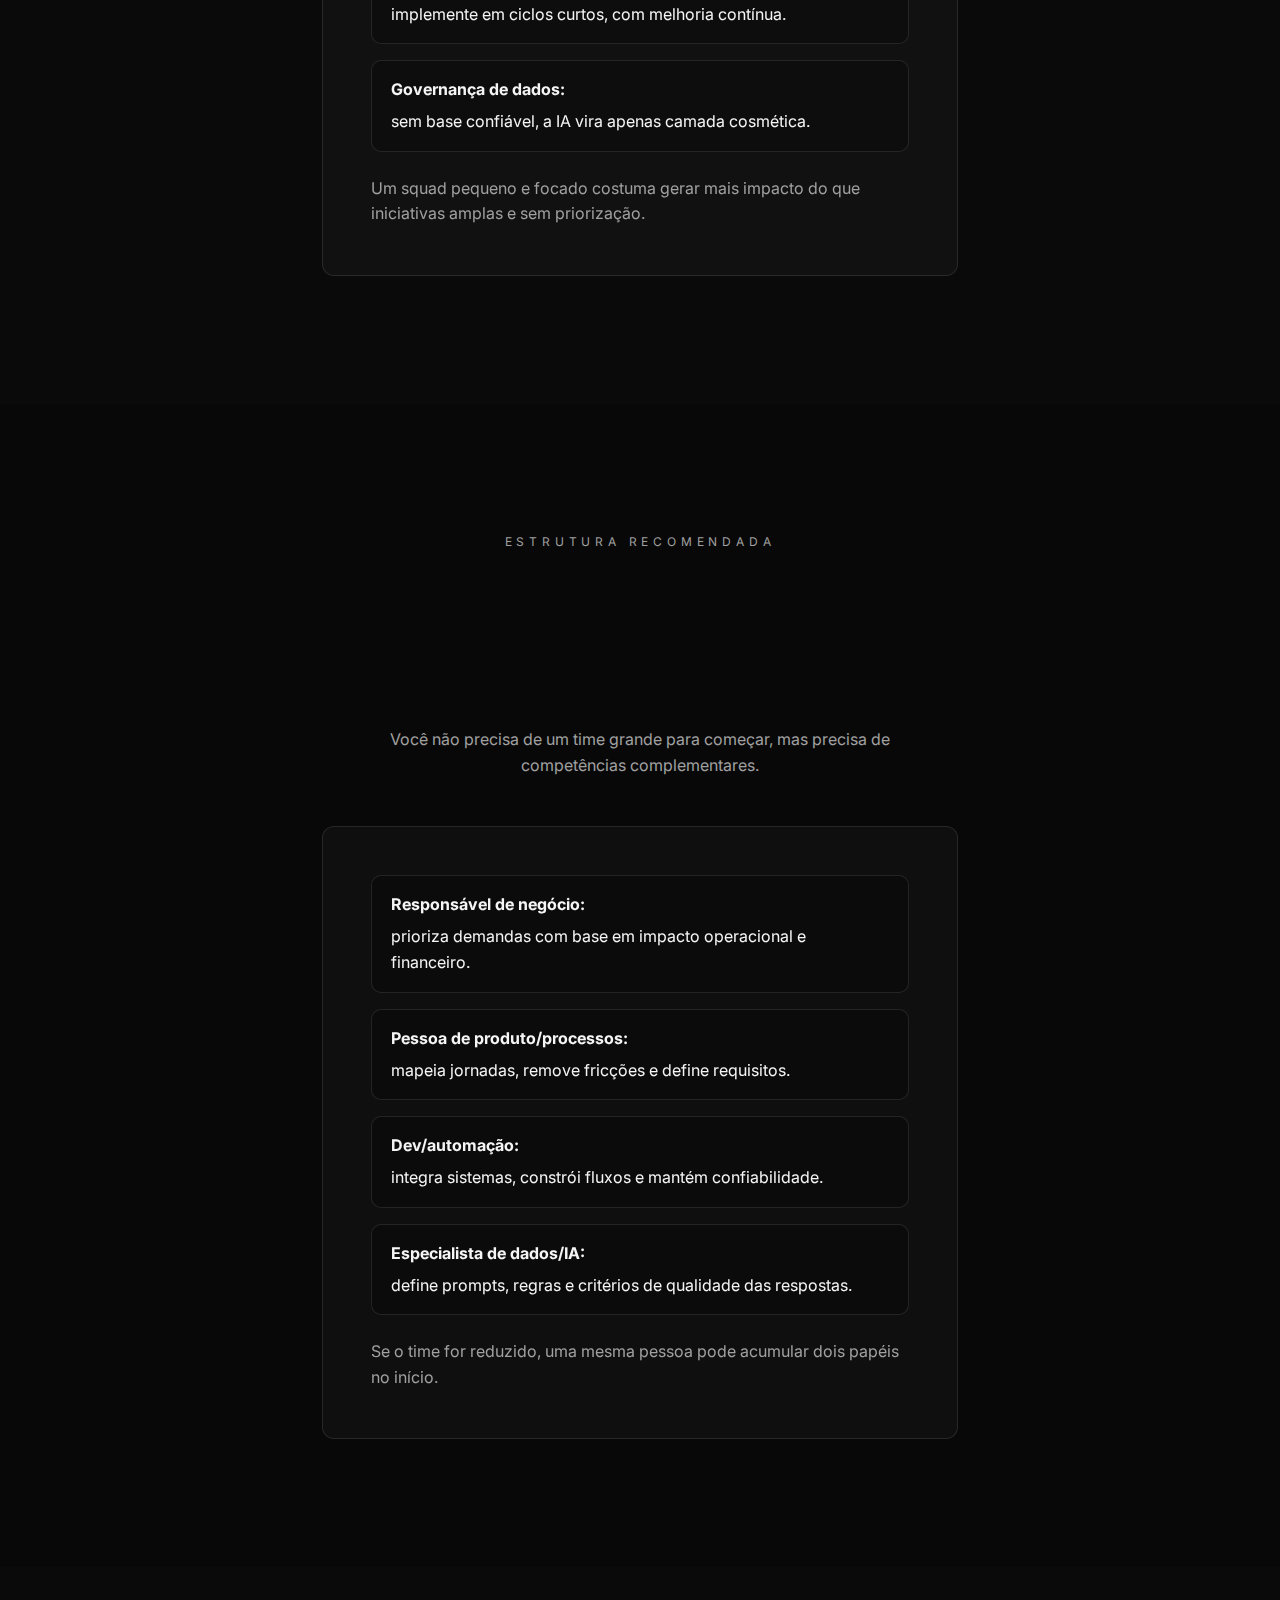
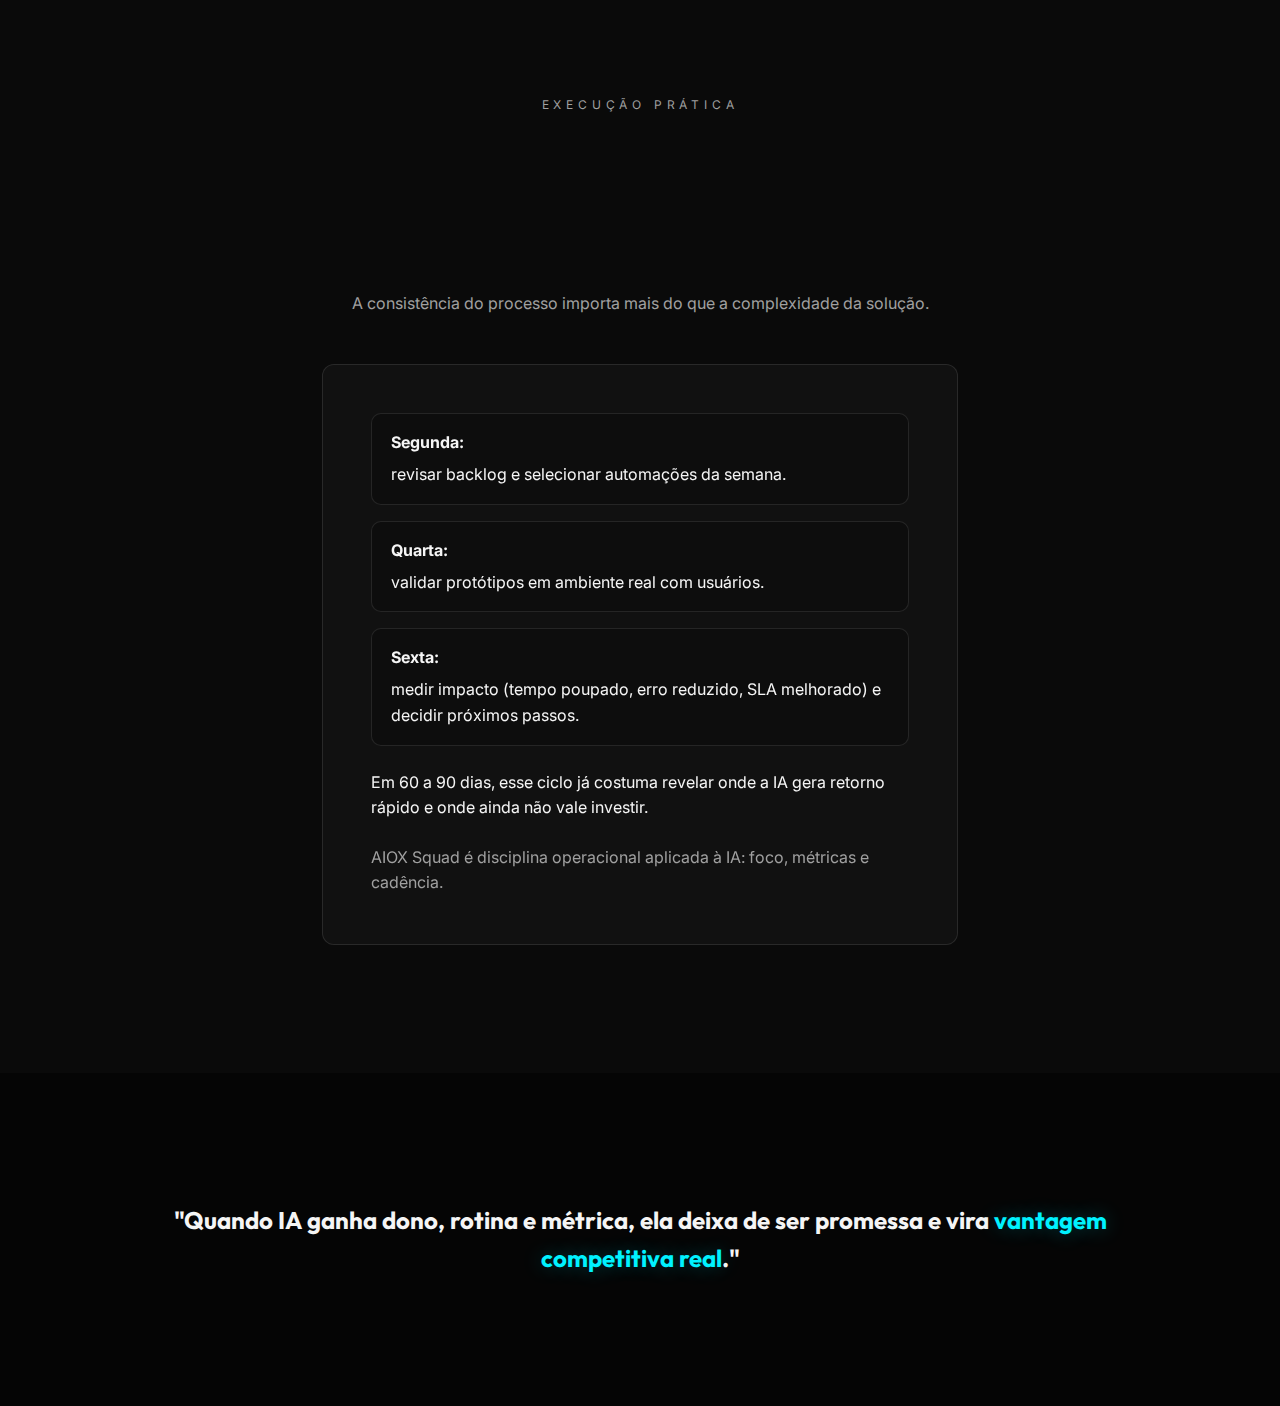
<file: post/aiox-squad.html>
<!DOCTYPE html>
<html lang="pt-BR">

<head>
    <meta charset="UTF-8">
    <meta name="viewport" content="width=device-width, initial-scale=1.0">
    <title>Selfware | AIOX Squad</title>
    <meta name="description"
        content="Entenda o que é um AIOX Squad, como estruturar o time e quais rituais ajudam a acelerar automações com IA no B2B.">
    <link rel="stylesheet" href="../style.css">
    <link rel="preconnect" href="https://fonts.googleapis.com">
    <link rel="preconnect" href="https://fonts.gstatic.com" crossorigin>
    <link
        href="https://fonts.googleapis.com/css2?family=Inter:wght@300;400;600;800&family=Outfit:wght@400;700&display=swap"
        rel="stylesheet">
    <script src="/header.js"></script>
</head>

<body class="dark-theme">

    <header-main></header-main>

    <header class="hero2">
        <div class="hero2-glow"></div>
        <div class="container">
            <h1 class="fade-in">AIOX Squad: o time que transforma <span>IA em operação</span></h1>
            <p class="fade-in-delayed">Como montar uma célula enxuta para identificar gargalos, priorizar automações e gerar ganho real de produtividade.</p>
            <div class="hero2-actions fade-in-delayed">
                <a href="../index.html#contact" class="btn btn-primary">Falar com a Selfware</a>
                <a href="../post.html" class="btn btn-outline">Ver todos os posts</a>
            </div>
        </div>
    </header>

    <main>
        <section class="section bg-alt">
            <div class="container narrow">
                <div class="post-header center">
                    <p class="post-tag">IA aplicada ao B2B</p>
                    <h2 class="section-title">AIOX Squad não é sobre ferramenta. É sobre ritmo de entrega.</h2>
                    <p class="post-subtitle">Muitas empresas compram várias soluções de IA, mas sem um time dono do fluxo, os resultados ficam dispersos e difíceis de sustentar.</p>
                </div>
                <article class="post-card glass">
                    <div class="post-meta">
                        <span>Leitura de 5 min</span>
                        <span>•</span>
                        <span>Atualizado em 2026</span>
                    </div>
                    <p>O conceito de AIOX Squad combina produto, operações e tecnologia em uma mesma célula. O objetivo é simples: reduzir trabalho manual repetitivo e aumentar velocidade de decisão com apoio de IA.</p>
                    <ul class="post-list">
                        <li><strong>Escopo claro:</strong> escolha 1 ou 2 processos críticos para atacar primeiro.</li>
                        <li><strong>Dono de resultado:</strong> cada automação precisa de uma pessoa responsável por adoção e métricas.</li>
                        <li><strong>Entrega incremental:</strong> implemente em ciclos curtos, com melhoria contínua.</li>
                        <li><strong>Governança de dados:</strong> sem base confiável, a IA vira apenas camada cosmética.</li>
                    </ul>
                    <p class="post-footer">Um squad pequeno e focado costuma gerar mais impacto do que iniciativas amplas e sem priorização.</p>
                </article>
            </div>
        </section>

        <section class="section bg-alt-dark">
            <div class="container narrow">
                <div class="post-header center">
                    <p class="post-tag">Estrutura recomendada</p>
                    <h2 class="section-title">Papéis essenciais dentro de um AIOX Squad</h2>
                    <p class="post-subtitle">Você não precisa de um time grande para começar, mas precisa de competências complementares.</p>
                </div>
                <article class="post-card glass">
                    <ol class="post-list">
                        <li><strong>Responsável de negócio:</strong> prioriza demandas com base em impacto operacional e financeiro.</li>
                        <li><strong>Pessoa de produto/processos:</strong> mapeia jornadas, remove fricções e define requisitos.</li>
                        <li><strong>Dev/automação:</strong> integra sistemas, constrói fluxos e mantém confiabilidade.</li>
                        <li><strong>Especialista de dados/IA:</strong> define prompts, regras e critérios de qualidade das respostas.</li>
                    </ol>
                    <p class="post-footer">Se o time for reduzido, uma mesma pessoa pode acumular dois papéis no início.</p>
                </article>
            </div>
        </section>

        <section class="section bg-alt">
            <div class="container narrow">
                <div class="post-header center">
                    <p class="post-tag">Execução prática</p>
                    <h2 class="section-title">Ritual semanal para manter tração</h2>
                    <p class="post-subtitle">A consistência do processo importa mais do que a complexidade da solução.</p>
                </div>
                <article class="post-card glass">
                    <ul class="post-list">
                        <li><strong>Segunda:</strong> revisar backlog e selecionar automações da semana.</li>
                        <li><strong>Quarta:</strong> validar protótipos em ambiente real com usuários.</li>
                        <li><strong>Sexta:</strong> medir impacto (tempo poupado, erro reduzido, SLA melhorado) e decidir próximos passos.</li>
                    </ul>
                    <p>Em 60 a 90 dias, esse ciclo já costuma revelar onde a IA gera retorno rápido e onde ainda não vale investir.</p>
                    <p class="post-footer">AIOX Squad é disciplina operacional aplicada à IA: foco, métricas e cadência.</p>
                </article>
            </div>
        </section>

        <section class="section">
            <div class="container center">
                <h2 class="impact-phrase">
                    "Quando IA ganha dono, rotina e métrica, ela deixa de ser promessa e vira <span>vantagem competitiva real</span>."
                </h2>
            </div>
        </section>
    </main>

    <footer-main></footer-main>
    <script src="/main.js"></script>
</body>

</html>
</file>
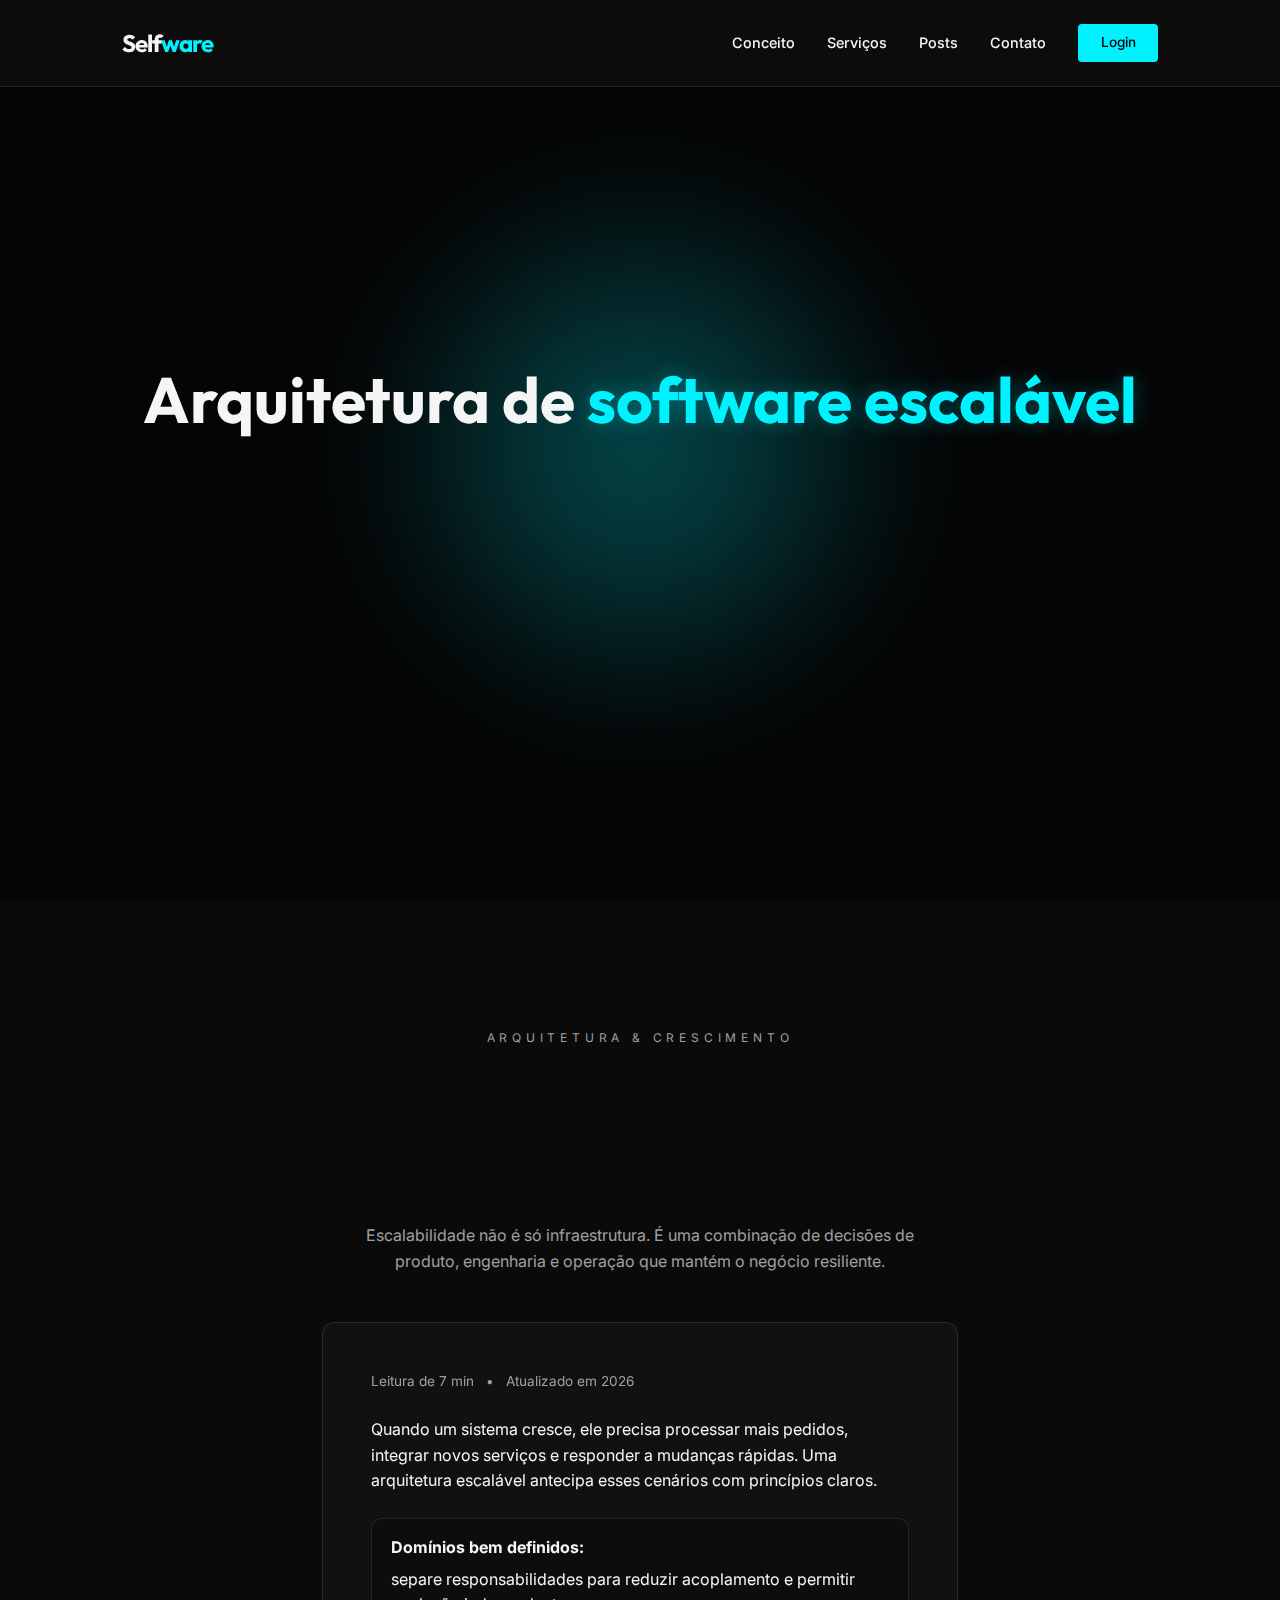
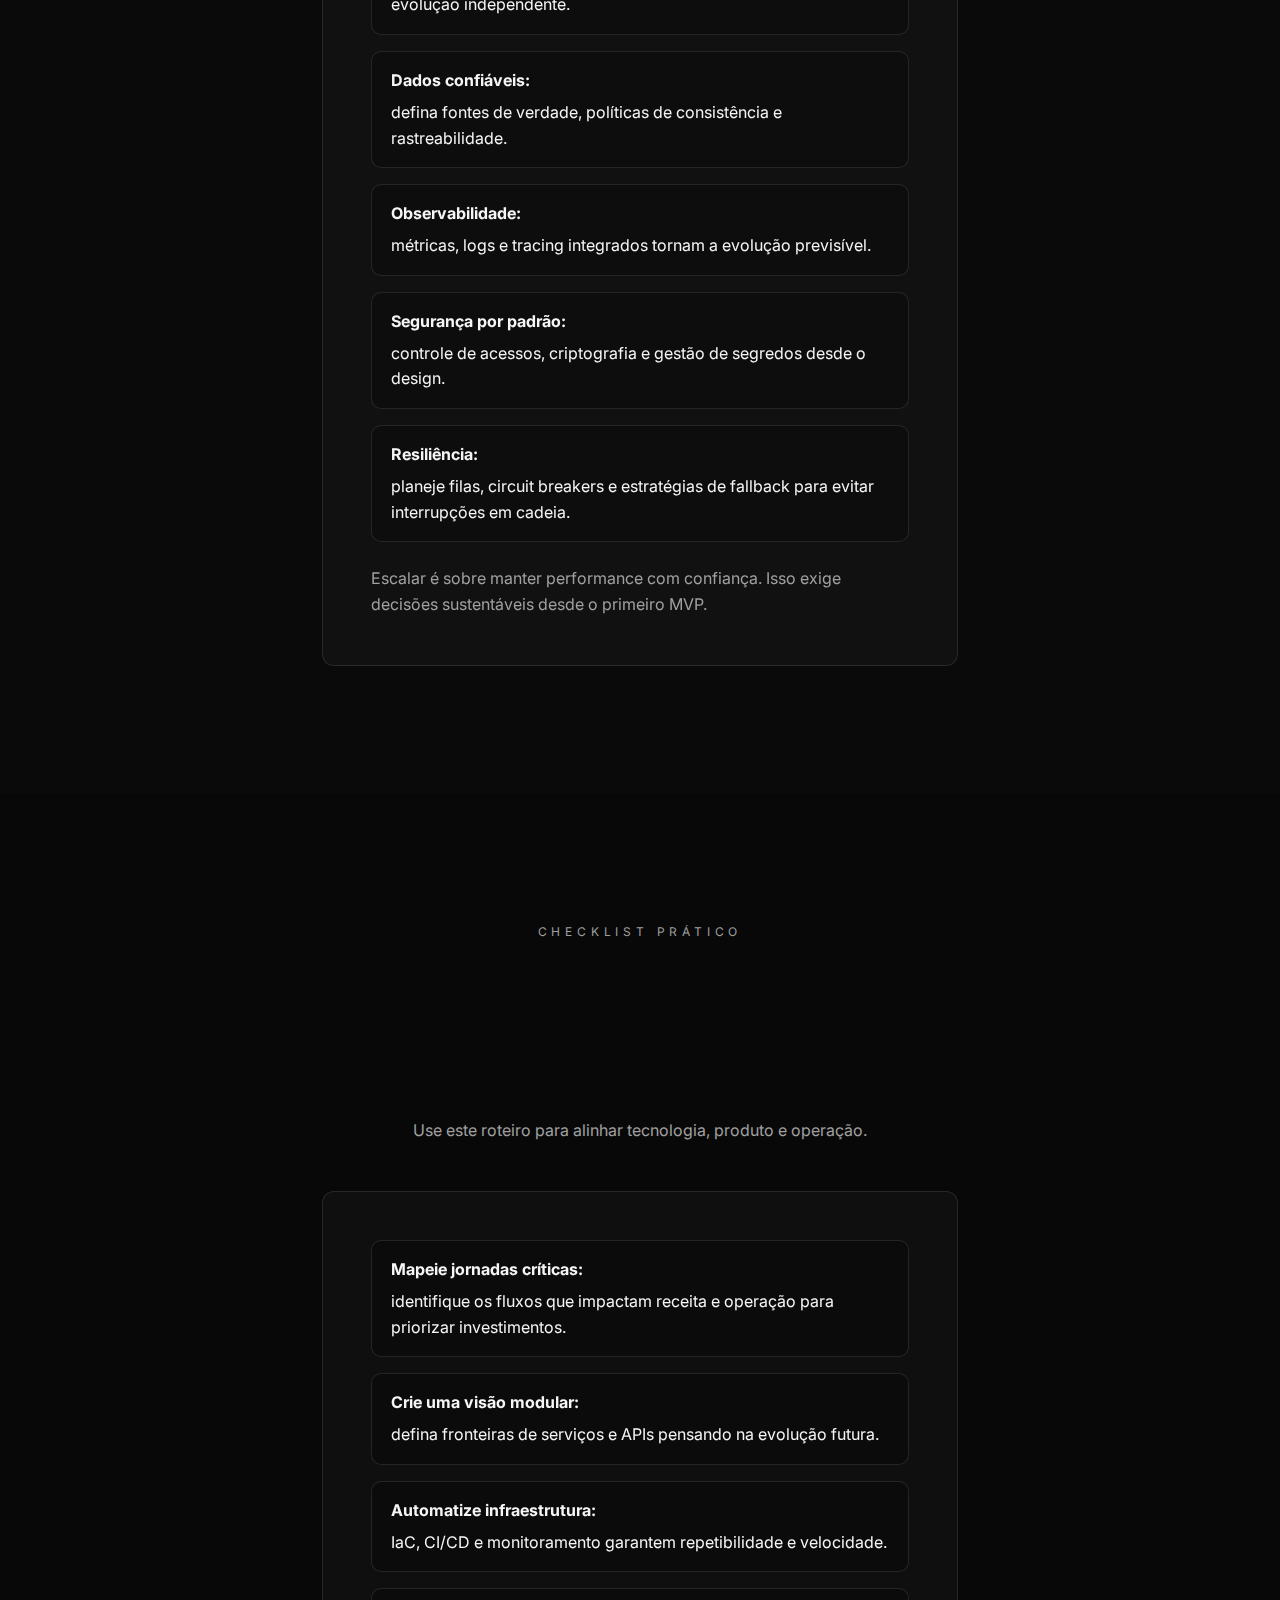
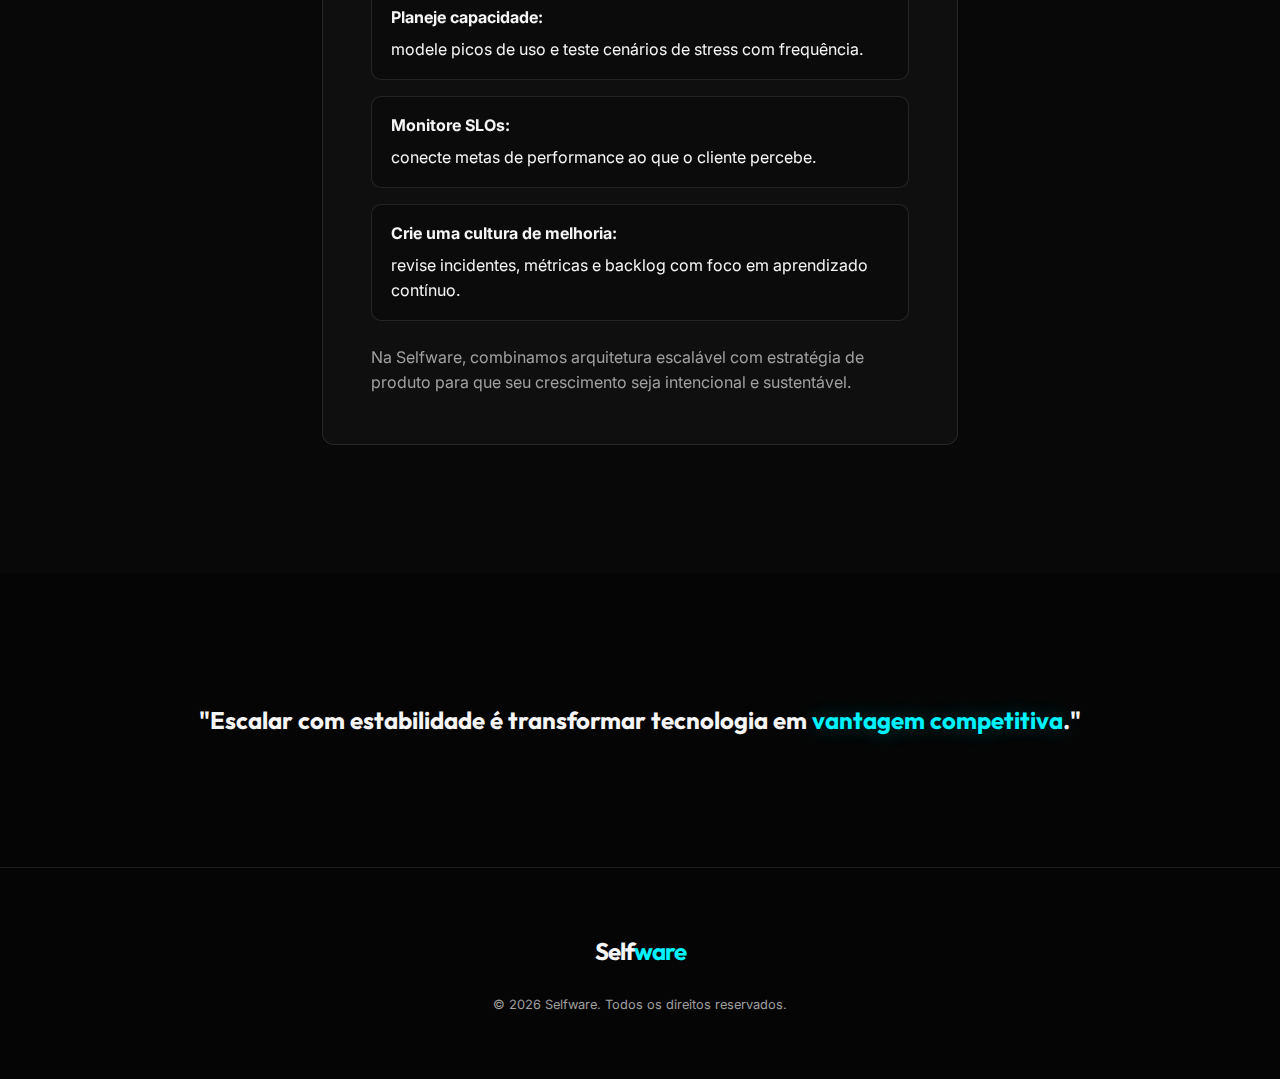
<file: post/arquitetura-software-escalavel.html>
<!DOCTYPE html>
<html lang="pt-BR">

<head>
    <meta charset="UTF-8">
    <meta name="viewport" content="width=device-width, initial-scale=1.0">
    <title>Selfware | Arquitetura de software escalável</title>
    <meta name="description"
        content="Arquitetura de software escalável: práticas para preparar seu sistema para crescer com segurança e performance.">
    <link rel="stylesheet" href="../style.css">
    <link rel="preconnect" href="https://fonts.googleapis.com">
    <link rel="preconnect" href="https://fonts.gstatic.com" crossorigin>
    <link
        href="https://fonts.googleapis.com/css2?family=Inter:wght@300;400;600;800&family=Outfit:wght@400;700&display=swap"
        rel="stylesheet">
    <script src="/header.js"></script>
</head>

<body class="dark-theme">

    <header-main></header-main>

    <header class="hero">
        <div class="hero-glow"></div>
        <div class="container">
            <h1 class="fade-in">Arquitetura de <span>software escalável</span></h1>
            <p class="fade-in-delayed">Como preparar seu sistema para crescer sem perder velocidade, confiança e
                controle.</p>
            <div class="hero-actions fade-in-delayed">
                <a href="../index.html#contact" class="btn btn-primary">Falar com a Selfware</a>
                <a href="../index.html" class="btn btn-outline">Voltar para o site</a>
            </div>
        </div>
    </header>

    <main>
        <section class="section bg-alt">
            <div class="container narrow">
                <div class="post-header center">
                    <p class="post-tag">Arquitetura &amp; Crescimento</p>
                    <h2 class="section-title">O que torna um sistema realmente escalável?</h2>
                    <p class="post-subtitle">Escalabilidade não é só infraestrutura. É uma combinação de decisões de
                        produto, engenharia e operação que mantém o negócio resiliente.</p>
                </div>
                <article class="post-card glass">
                    <div class="post-meta">
                        <span>Leitura de 7 min</span>
                        <span>•</span>
                        <span>Atualizado em 2026</span>
                    </div>
                    <p>Quando um sistema cresce, ele precisa processar mais pedidos, integrar novos serviços e responder
                        a mudanças rápidas. Uma arquitetura escalável antecipa esses cenários com princípios claros.</p>
                    <ul class="post-list">
                        <li><strong>Domínios bem definidos:</strong> separe responsabilidades para reduzir acoplamento e
                            permitir evolução independente.</li>
                        <li><strong>Dados confiáveis:</strong> defina fontes de verdade, políticas de consistência e
                            rastreabilidade.</li>
                        <li><strong>Observabilidade:</strong> métricas, logs e tracing integrados tornam a evolução
                            previsível.</li>
                        <li><strong>Segurança por padrão:</strong> controle de acessos, criptografia e gestão de segredos
                            desde o design.</li>
                        <li><strong>Resiliência:</strong> planeje filas, circuit breakers e estratégias de fallback para
                            evitar interrupções em cadeia.</li>
                    </ul>
                    <p class="post-footer">Escalar é sobre manter performance com confiança. Isso exige decisões
                        sustentáveis desde o primeiro MVP.</p>
                </article>
            </div>
        </section>

        <section class="section bg-alt-dark">
            <div class="container narrow">
                <div class="post-header center">
                    <p class="post-tag">Checklist prático</p>
                    <h2 class="section-title">Como preparar seu sistema para crescer</h2>
                    <p class="post-subtitle">Use este roteiro para alinhar tecnologia, produto e operação.</p>
                </div>
                <article class="post-card glass">
                    <ol class="post-list">
                        <li><strong>Mapeie jornadas críticas:</strong> identifique os fluxos que impactam receita e
                            operação para priorizar investimentos.</li>
                        <li><strong>Crie uma visão modular:</strong> defina fronteiras de serviços e APIs pensando na
                            evolução futura.</li>
                        <li><strong>Automatize infraestrutura:</strong> IaC, CI/CD e monitoramento garantem repetibilidade
                            e velocidade.</li>
                        <li><strong>Planeje capacidade:</strong> modele picos de uso e teste cenários de stress com
                            frequência.</li>
                        <li><strong>Monitore SLOs:</strong> conecte metas de performance ao que o cliente percebe.</li>
                        <li><strong>Crie uma cultura de melhoria:</strong> revise incidentes, métricas e backlog com foco
                            em aprendizado contínuo.</li>
                    </ol>
                    <p class="post-footer">Na Selfware, combinamos arquitetura escalável com estratégia de produto para
                        que seu crescimento seja intencional e sustentável.</p>
                </article>
            </div>
        </section>

        <section class="section">
            <div class="container center">
                <h2 class="impact-phrase">
                    "Escalar com estabilidade é transformar tecnologia em <span>vantagem competitiva</span>."
                </h2>
            </div>
        </section>
    </main>

    <footer>
        <div class="container">
            <div class="footer-content">
                <div class="logo">Self<span>ware</span></div>
                <p>&copy; 2026 Selfware. Todos os direitos reservados.</p>
            </div>
        </div>
    </footer>

    <script src="../main.js"></script>
</body>

</html>
</file>
<file: style.css>
:root {
    --bg-color: #050505;
    --bg-alt: #0a0a0a;
    --text-color: #f5f5f5;
    --text-muted: #a0a0a0;
    --accent-color: #00f2ff;
    --accent-glow: rgba(0, 242, 255, 0.3);
    --glass-bg: rgba(255, 255, 255, 0.03);
    --glass-border: rgba(255, 255, 255, 0.1);
    --container-width: 1100px;
    --heading-font: 'Outfit', sans-serif;
    --body-font: 'Inter', sans-serif;
}

* {
    margin: 0;
    padding: 0;
    box-sizing: border-box;
}

body {
    background-color: var(--bg-color);
    color: var(--text-color);
    font-family: var(--body-font);
    line-height: 1.6;
    overflow-x: hidden;
}

.container {
    max-width: var(--container-width);
    margin: 0 auto;
    padding: 0 2rem;
}

.container.narrow {
    max-width: 700px;
}

/* Typography */
h1, h2, h3 {
    font-family: var(--heading-font);
}

h1 {
    font-size: 4rem;
    line-height: 1.1;
    margin-bottom: 1.5rem;
}

h1 span, h2 span {
    color: var(--accent-color);
    text-shadow: 0 0 20px var(--accent-glow);
}

.section-title {
    font-size: 2.5rem;
    margin-bottom: 2rem;
}

.center {
    text-align: center;
}

/* Layout Utilities */
.flex-row-between {
    display: flex;
    justify-content: space-between;
    align-items: center;
}

.grid-two-cols {
    display: grid;
    grid-template-columns: 1fr 1fr;
    gap: 4rem;
    align-items: center;
}

.section {
    padding: 8rem 0;
}

.bg-alt {
    background-color: var(--bg-alt);
}

.bg-alt-dark {
    background-color: #080808;
}

/* Navigation */
.glass-nav {
    position: fixed;
    top: 0;
    width: 100%;
    z-index: 1000;
    padding: 1.5rem 0;
    background: var(--glass-bg);
    backdrop-filter: blur(10px);
    border-bottom: 1px solid var(--glass-border);
}

.logo {
    font-family: var(--heading-font);
    font-weight: 700;
    font-size: 1.5rem;
    letter-spacing: -1px;
}

.logo span {
    color: var(--accent-color);
}

.nav-links {
    display: flex;
    list-style: none;
    gap: 2rem;
}

.nav-bar {
    position: relative;
    gap: 1.5rem;
}

.nav-toggle {
    display: none;
    flex-direction: column;
    gap: 0.4rem;
    background: transparent;
    border: 1px solid var(--glass-border);
    padding: 0.6rem;
    border-radius: 8px;
    cursor: pointer;
}

.nav-toggle span {
    width: 22px;
    height: 2px;
    background: var(--text-color);
    display: block;
    transition: transform 0.3s, opacity 0.3s;
}

.nav-links a {
    color: var(--text-color);
    text-decoration: none;
    font-size: 0.9rem;
    font-weight: 500;
    transition: color 0.3s;
}

.nav-links a:hover {
    color: var(--accent-color);
}

.nav-links .btn {
    padding: 0.5rem 1.4rem;
    font-size: 0.85rem;
}

.nav-links .nav-login {
    margin-left: 0;
}

/* Hero */
.hero {
    height: 100vh;
    display: flex;
    align-items: center;
    position: relative;
    padding-top: 5rem;
}

.hero-glow {
    position: absolute;
    top: 50%;
    left: 50%;
    transform: translate(-50%, -50%);
    width: 600px;
    height: 600px;
    background: radial-gradient(circle, var(--accent-glow) 0%, transparent 70%);
    z-index: -1;
    filter: blur(50px);
}

.hero p {
    font-size: 1.2rem;
    color: var(--text-muted);
    max-width: 600px;
    margin-bottom: 2.5rem;
}

/* Hero 2 */
.hero2 {
    height: 70vh;
    display: flex;
    align-items: center;
    position: relative;
    padding-top: 5rem;
}

.hero2-glow {
    position: absolute;
    top: 50%;
    left: 50%;
    transform: translate(-50%, -50%);
    width: 600px;
    height: 600px;
    background: radial-gradient(circle, var(--accent-glow) 0%, transparent 70%);
    z-index: -1;
    filter: blur(50px);
}

.hero2 p {
    font-size: 1.2rem;
    color: var(--text-muted);
    max-width: 600px;
    margin-bottom: 2.5rem;
}

/* Buttons */
.btn {
    display: inline-block;
    padding: 0.8rem 2rem;
    border-radius: 4px;
    text-decoration: none;
    font-weight: 600;
    transition: all 0.3s;
    cursor: pointer;
    font-family: var(--body-font);
}

.btn-primary {
    background-color: var(--accent-color);
    color: #000;
    border: none;
}

.btn-primary:hover {
    box-shadow: 0 0 20px var(--accent-glow);
    transform: translateY(-2px);
}

.btn-outline {
    border: 1px solid var(--glass-border);
    color: var(--text-color);
}

.btn-outline:hover {
    background: var(--glass-bg);
    border-color: var(--accent-color);
}

.full-width {
    width: 100%;
}

/* Concept Section & Cards */
.glass {
    background: var(--glass-bg);
    backdrop-filter: blur(5px);
    border: 1px solid var(--glass-border);
    border-radius: 12px;
}

.concept-card {
    padding: 2rem;
}

.code-snippet {
    background: #000;
    padding: 2rem;
    border-radius: 8px;
    font-family: monospace;
    font-size: 0.9rem;
}

.keyword { color: #ff79c6; }
.class { color: #50fa7b; }
.function { color: #8be9fd; }
.variable { color: #bd93f9; }
.constant { color: #f1fa8c; }

.features-list {
    list-style: none;
    margin-top: 2rem;
}

.features-list li {
    margin-bottom: 1rem;
    display: flex;
    align-items: center;
}

.features-list li::before {
    content: "→";
    color: var(--accent-color);
    margin-right: 1rem;
    font-weight: bold;
}



.cta-institutional {
    padding: 5rem 0;
}

.cta-card {
    padding: 3rem;
    text-align: center;
    display: grid;
    gap: 1.2rem;
}

.cta-eyebrow {
    letter-spacing: 0.12em;
    text-transform: uppercase;
    font-size: 0.8rem;
    color: var(--accent-color);
}

.cta-card h2 {
    font-size: 2rem;
    line-height: 1.3;
}

.cta-card p {
    max-width: 760px;
    margin: 0 auto;
    color: var(--text-muted);
}

.cta-card .btn {
    width: fit-content;
    margin: 0.5rem auto 0;
}

/* Services */
.services-grid {
    display: grid;
    grid-template-columns: repeat(3, 1fr);
    gap: 2rem;
    margin-top: 3rem;
}

/* Post */
.post-header {
    margin-bottom: 3rem;
}

.post-tag {
    text-transform: uppercase;
    letter-spacing: 0.3rem;
    font-size: 0.75rem;
    color: var(--text-muted);
    margin-bottom: 1rem;
}

.post-subtitle {
    color: var(--text-muted);
    max-width: 600px;
    margin: 0 auto;
}

.post-card {
    padding: 3rem;
    display: grid;
    gap: 1.5rem;
}

.post-meta {
    display: flex;
    gap: 0.75rem;
    align-items: center;
    font-size: 0.85rem;
    color: var(--text-muted);
}

.post-list {
    list-style: none;
    display: grid;
    gap: 1rem;
}

.post-list li {
    display: grid;
    gap: 0.4rem;
    padding: 1rem 1.2rem;
    border: 1px solid var(--glass-border);
    border-radius: 10px;
    background: rgba(0, 0, 0, 0.25);
}

.post-footer {
    color: var(--text-muted);
}

.post-listing-grid {
    display: grid;
    grid-template-columns: repeat(auto-fit, minmax(280px, 1fr));
    gap: 2rem;
}

.video-list {
    display: grid;
    gap: 2rem;
}

.video-card {
    display: grid;
    grid-template-columns: minmax(220px, 320px) 1fr;
    gap: 2rem;
    padding: 2.5rem;
    align-items: center;
}

.video-cover {
    position: relative;
}

.video-cover img {
    width: 100%;
    height: 200px;
    object-fit: cover;
    border-radius: 16px;
    border: 1px solid var(--glass-border);
    background: rgba(0, 0, 0, 0.25);
}

.video-duration {
    position: absolute;
    bottom: 12px;
    right: 12px;
    padding: 0.3rem 0.7rem;
    border-radius: 999px;
    background: rgba(0, 0, 0, 0.7);
    font-size: 0.75rem;
    color: var(--text-color);
    border: 1px solid var(--glass-border);
}

.video-info {
    display: grid;
    gap: 1rem;
}

.video-meta {
    display: flex;
    gap: 1.5rem;
    font-size: 0.85rem;
    color: var(--text-muted);
}

.video-status {
    text-align: center;
    color: var(--text-muted);
}

.post-item {
    padding: 2.5rem;
    display: grid;
    gap: 1.5rem;
}

.post-cover img {
    width: 100%;
    height: 200px;
    object-fit: cover;
    border-radius: 16px;
    border: 1px solid var(--glass-border);
    background: rgba(0, 0, 0, 0.25);
}

.post-info {
    display: grid;
    gap: 1rem;
}

.service-card {
    padding: 3rem 2rem;
    text-align: center;
    transition: transform 0.3s;
}

.service-card:hover {
    transform: translateY(-10px);
    border-color: var(--accent-color);
}

.service-card i {
    font-size: 2.5rem;
    color: var(--accent-color);
    display: block;
    margin-bottom: 1.5rem;
    font-style: normal;
}

.service-card h3 {
    margin-bottom: 1rem;
}

.service-card p {
    color: var(--text-muted);
}

/* Form */
.glass-form-container {
    padding: 4rem;
    background: var(--glass-bg);
    border: 1px solid var(--glass-border);
    border-radius: 20px;
}

.form-group {
    margin-bottom: 1.5rem;
}

input, textarea {
    width: 100%;
    padding: 1rem;
    background: rgba(0,0,0,0.3);
    border: 1px solid var(--glass-border);
    border-radius: 4px;
    color: var(--text-color);
    font-family: var(--body-font);
}

input:focus, textarea:focus {
    outline: none;
    border-color: var(--accent-color);
}

/* Footer */
footer {
    padding: 4rem 0;
    border-top: 1px solid var(--glass-border);
}

.footer-content {
    display: flex;
    flex-direction: column;
    align-items: center;
    gap: 1.5rem;
}

footer p {
    color: var(--text-muted);
    font-size: 0.8rem;
}

/* Animations */
.fade-in {
    animation: fadeIn 1s ease-out forwards;
}

.fade-in-delayed {
    opacity: 0;
    animation: fadeIn 1s ease-out 0.5s forwards;
}

@keyframes fadeIn {
    from { opacity: 0; transform: translateY(20px); }
    to { opacity: 1; transform: translateY(0); }
}

/* Responsive */
@media (max-width: 900px) {
    .nav-toggle {
        display: inline-flex;
    }

    .nav-links {
        position: absolute;
        top: calc(100% + 1rem);
        right: 2rem;
        flex-direction: column;
        gap: 1rem;
        padding: 1.5rem;
        background: rgba(5, 5, 5, 0.95);
        border: 1px solid var(--glass-border);
        border-radius: 16px;
        min-width: 220px;
        opacity: 0;
        visibility: hidden;
        transform: translateY(-10px);
        transition: opacity 0.3s, transform 0.3s, visibility 0.3s;
    }

    .glass-nav.nav-open .nav-links {
        opacity: 1;
        visibility: visible;
        transform: translateY(0);
    }

    .glass-nav.nav-open .nav-toggle span:nth-child(1) {
        transform: translateY(6px) rotate(45deg);
    }

    .glass-nav.nav-open .nav-toggle span:nth-child(2) {
        opacity: 0;
    }

    .glass-nav.nav-open .nav-toggle span:nth-child(3) {
        transform: translateY(-6px) rotate(-45deg);
    }

    .grid-two-cols {
        grid-template-columns: 1fr;
        gap: 3rem;
    }
    
    .services-grid {
        grid-template-columns: 1fr;
    }
    
    h1 {
        font-size: 3rem;
    }

    .post-card {
        padding: 2rem;
    }

    .video-card {
        grid-template-columns: 1fr;
    }

    .video-cover img {
        height: 220px;
    }
}

/* Payments */
.payment-section {
    padding-top: 11rem;
}

.payment-subtitle {
    margin-bottom: 1.5rem;
    color: var(--text-muted);
}

.project-reference {
    margin-bottom: 2rem;
    padding: 0.9rem 1rem;
    border: 1px solid var(--glass-border);
    border-radius: 10px;
    text-align: center;
    background: rgba(0, 242, 255, 0.08);
}

.payment-options {
    display: grid;
    gap: 1rem;
}

.payment-card {
    padding: 1.5rem;
    border: 1px solid var(--glass-border);
    border-radius: 14px;
}

.payment-card h2 {
    font-size: 1.3rem;
    margin-bottom: 0.5rem;
}

.payment-price {
    margin-bottom: 1rem;
    color: var(--accent-color);
    font-size: 1.25rem;
    font-weight: 700;
}

/* Landing page institutional sites */
.landing-hero {
    min-height: 100vh;
    height: auto;
    padding: 9rem 0 6rem;
}

.landing-hero-content {
    display: grid;
    grid-template-columns: minmax(0, 1fr) 420px;
    gap: 2rem;
    align-items: end;
}

.landing-hero-copy {
    display: grid;
    gap: 1.2rem;
}

.tagline {
    display: inline-flex;
    width: fit-content;
    background: rgba(0, 242, 255, 0.1);
    border: 1px solid var(--accent-glow);
    color: var(--accent-color);
    padding: 0.35rem 0.8rem;
    border-radius: 999px;
    font-size: 0.85rem;
    letter-spacing: 0.04em;
    text-transform: uppercase;
}

.price-highlight {
    width: fit-content;
    padding: 1rem 1.5rem;
    border-radius: 14px;
}

.landing-price-highlight {
    justify-self: end;
    align-self: end;
}

.price-highlight span,
.price-highlight small {
    display: block;
    color: var(--text-muted);
}

.price-highlight p {
    margin: 0.15rem 0;
    color: var(--text-muted);
}

.price-highlight p span {
    display: inline;
    text-decoration: line-through;
}

.price-highlight strong {
    font-size: 2rem;
    line-height: 1.1;
    font-family: var(--heading-font);
}

.landing-description {
    max-width: 760px;
    margin: 0 auto;
    color: var(--text-muted);
}

.landing-checks {
    margin: 2rem auto 0;
    list-style: none;
    max-width: 620px;
    display: grid;
    gap: 0.8rem;
    text-align: left;
}

.landing-checks li {
    background: var(--glass-bg);
    border: 1px solid var(--glass-border);
    border-radius: 10px;
    padding: 0.8rem 1rem;
}

@media (max-width: 768px) {
    .landing-hero-content {
        grid-template-columns: 1fr;
        gap: 1.2rem;
    }

    .landing-price-highlight {
        justify-self: start;
    }

    .price-highlight strong {
        font-size: 1.6rem;
    }

    .landing-hero {
        padding-top: 7.5rem;
    }
}
</file>
<file: media/ooh.css>
:root {
    --bg-color: #050505;
    --accent-color: #00f2ff;
    --accent-glow: rgba(0, 242, 255, 0.4);
    --text-color: #f5f5f5;
    --text-muted: #a0a0a0;
    --glass-bg: rgba(255, 255, 255, 0.03);
    --glass-border: rgba(255, 255, 255, 0.1);
    --heading-font: 'Outfit', sans-serif;
    --body-font: 'Inter', sans-serif;
}

* {
    margin: 0;
    padding: 0;
    box-sizing: border-box;
}

body {
    background-color: var(--bg-color);
    color: var(--text-color);
    font-family: var(--body-font);
    overflow: hidden;
    width: 1080px;
    height: 1920px; /* Force OOH standard vertical res */
}

.ooh-container {
    width: 100%;
    height: 100%;
    position: relative;
    display: flex;
    flex-direction: column;
    padding: 100px 60px;
    justify-content: space-between;
}

/* Background Effects */
.bg-glow {
    position: absolute;
    border-radius: 50%;
    filter: blur(150px);
    z-index: -1;
    opacity: 0.6;
}

.bg-glow-1 {
    top: 20%;
    left: -10%;
    width: 600px;
    height: 600px;
    background: radial-gradient(circle, var(--accent-glow) 0%, transparent 70%);
    animation: pulse 10s infinite alternate;
}

.bg-glow-2 {
    bottom: 10%;
    right: -10%;
    width: 800px;
    height: 800px;
    background: radial-gradient(circle, rgba(189, 147, 249, 0.2) 0%, transparent 70%);
    animation: pulse 15s infinite alternate-reverse;
}

.bg-grid {
    position: absolute;
    top: 0;
    left: 0;
    width: 100%;
    height: 100%;
    background-image: linear-gradient(var(--glass-border) 1px, transparent 1px),
                      linear-gradient(90deg, var(--glass-border) 1px, transparent 1px);
    background-size: 60px 60px;
    z-index: -2;
    opacity: 0.2;
}

@keyframes pulse {
    0% { transform: scale(1); opacity: 0.4; }
    100% { transform: scale(1.2); opacity: 0.7; }
}

/* Header */
.header {
    text-align: center;
}

.logo {
    font-family: var(--heading-font);
    font-weight: 700;
    font-size: 3.5rem;
    letter-spacing: -2px;
}

.logo span {
    color: var(--accent-color);
    text-shadow: 0 0 30px var(--accent-glow);
}

/* Main Content */
.content {
    flex-grow: 1;
    display: flex;
    flex-direction: column;
    justify-content: center;
    gap: 40px;
}

.headline {
    font-family: var(--heading-font);
    font-size: 8rem;
    line-height: 0.9;
    font-weight: 800;
    letter-spacing: -4px;
}

.headline span {
    color: var(--accent-color);
    text-shadow: 0 0 50px var(--accent-glow);
}

.tagline {
    font-size: 2.2rem;
    color: var(--text-muted);
    max-width: 800px;
    line-height: 1.3;
}

.tagline strong {
    color: var(--text-color);
}

.concept-boxes {
    display: grid;
    grid-template-columns: 1fr;
    gap: 30px;
    margin-top: 40px;
}

.glass-box {
    background: var(--glass-bg);
    backdrop-filter: blur(20px);
    border: 1px solid var(--glass-border);
    padding: 40px;
    border-radius: 24px;
}

.glass-box h3 {
    font-family: var(--heading-font);
    font-size: 2.5rem;
    color: var(--accent-color);
    margin-bottom: 15px;
}

.glass-box p {
    font-size: 1.8rem;
    color: var(--text-muted);
}

/* Footer & CTA */
.footer {
    padding-top: 50px;
    border-top: 1px solid var(--glass-border);
}

.cta-container {
    display: flex;
    align-items: center;
    gap: 40px;
}

.qr-code-box {
    width: 200px;
    height: 200px;
    background: white;
    padding: 15px;
    border-radius: 12px;
    display: flex;
    align-items: center;
    justify-content: center;
}

.qr-inner {
    width: 100%;
    height: 100%;
    background: 
        radial-gradient(circle at 30% 30%, black 10%, transparent 10%),
        repeating-linear-gradient(45deg, black 0, black 2px, transparent 2px, transparent 4px),
        repeating-linear-gradient(-45deg, black 0, black 2px, transparent 2px, transparent 4px);
    opacity: 0.8;
}

.cta-text p {
    font-size: 2.22rem;
    font-weight: 600;
}

.cta-text .url {
    color: var(--accent-color);
    font-size: 2.8rem;
    font-family: var(--heading-font);
}

/* Animations */
.headline, .tagline, .glass-box {
    animation: slideUp 1s cubic-bezier(0.23, 1, 0.32, 1) both;
}

.tagline { animation-delay: 0.2s; }
.glass-box:nth-child(1) { animation-delay: 0.4s; }
.glass-box:nth-child(2) { animation-delay: 0.6s; }

@keyframes slideUp {
    from { opacity: 0; transform: translateY(50px); }
    to { opacity: 1; transform: translateY(0); }
}
</file>
